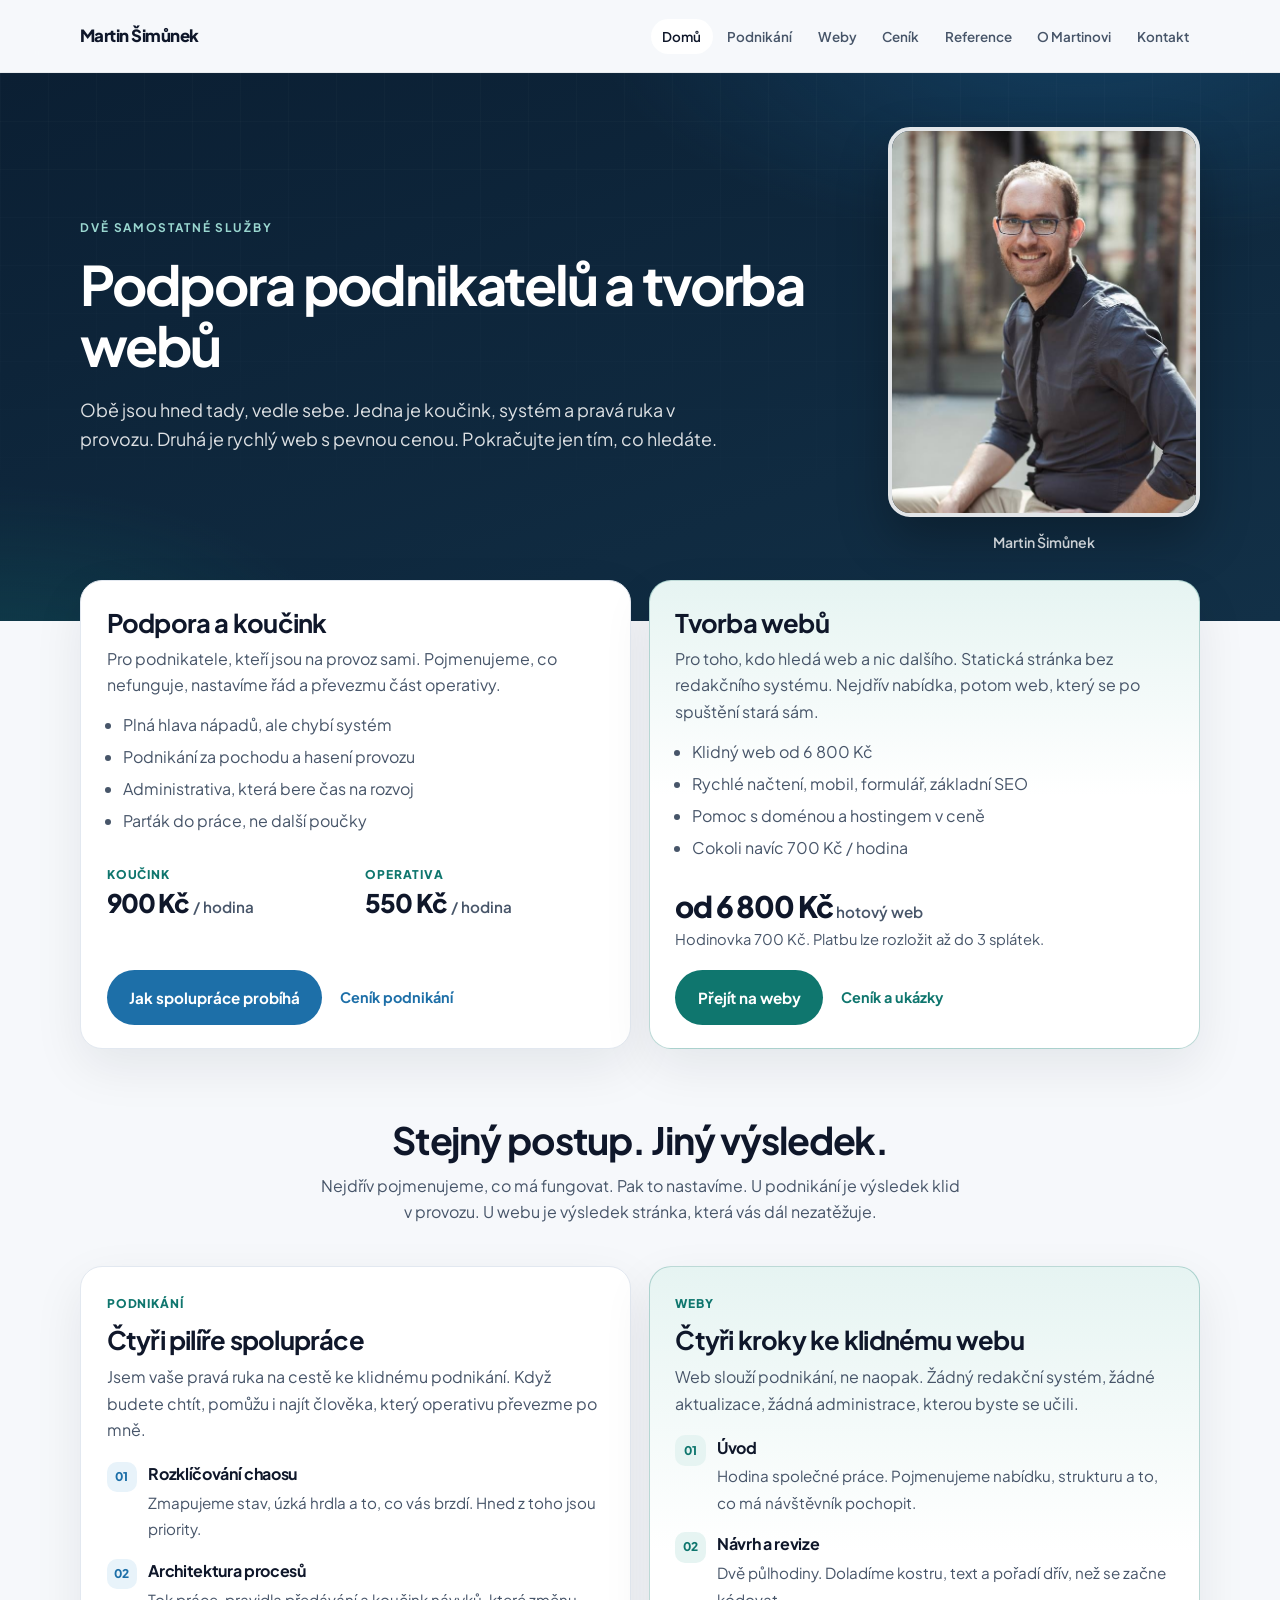
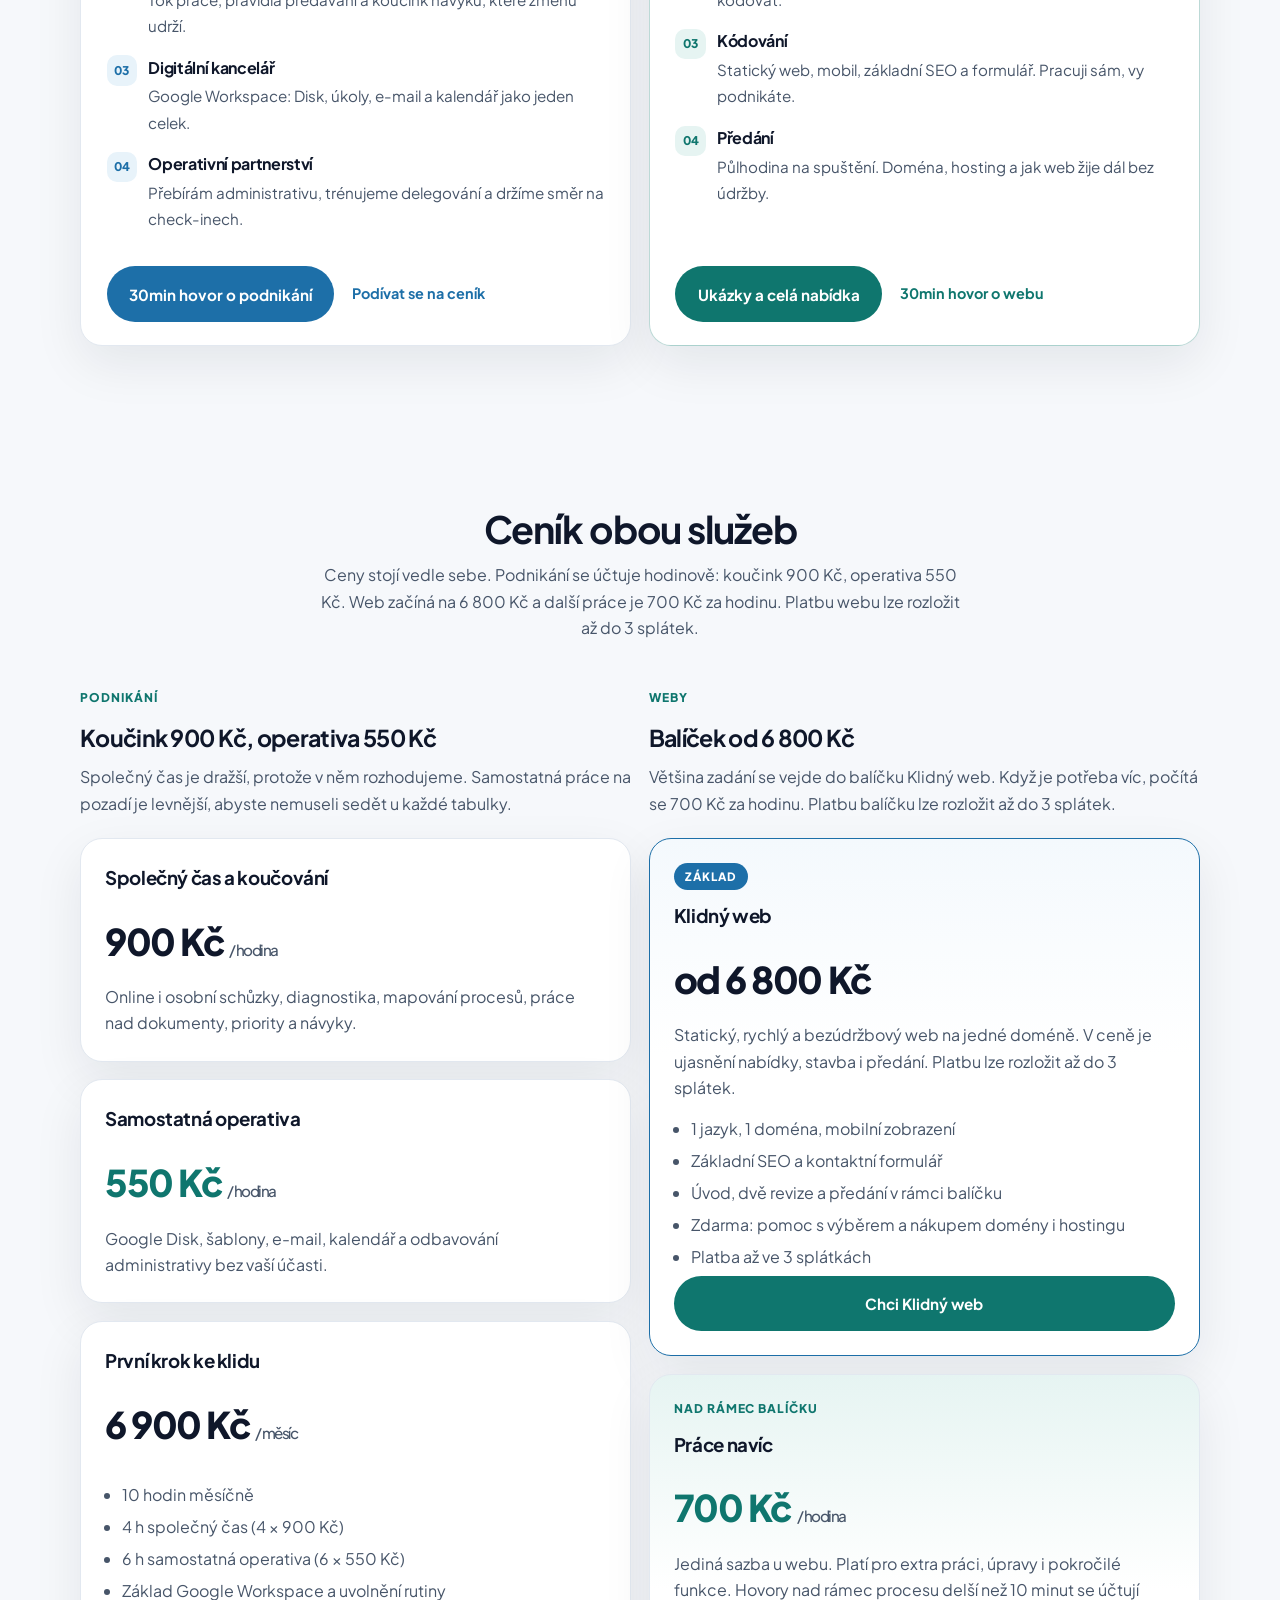
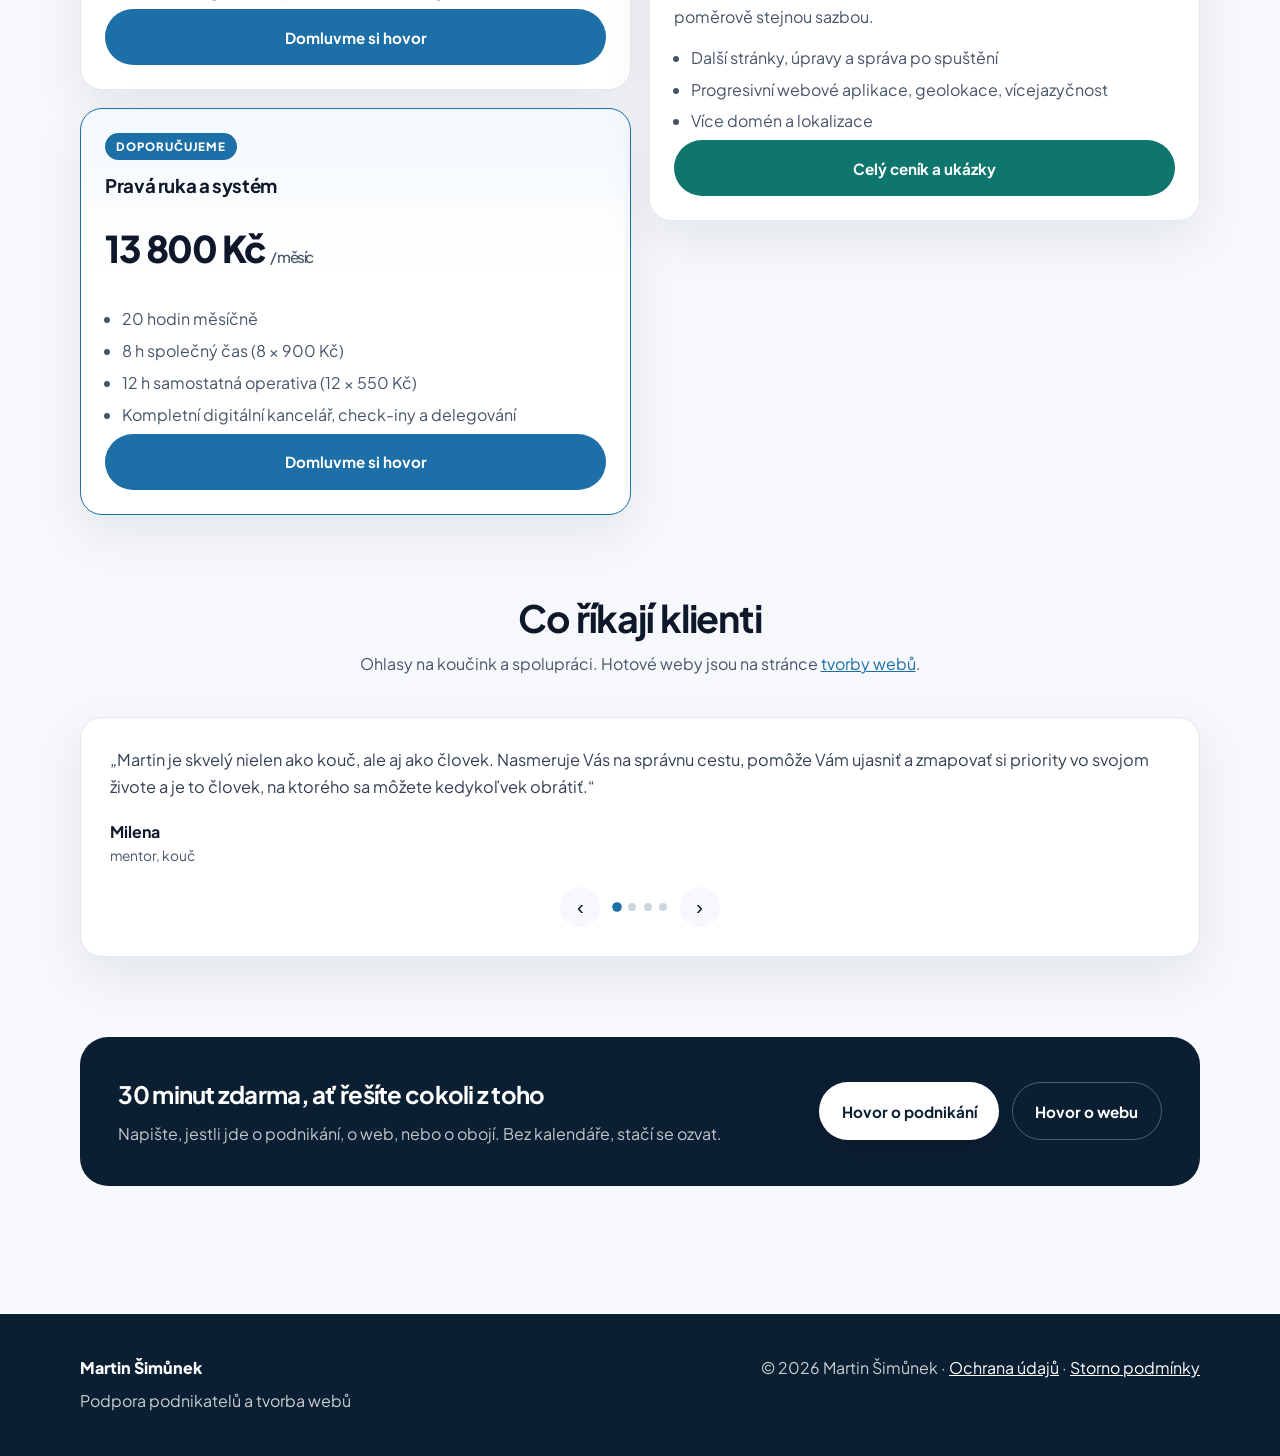
<file: index.html>
<!DOCTYPE html>
<html lang="cs">
<head>
    <meta charset="UTF-8">
    <meta name="viewport" content="width=device-width, initial-scale=1.0">
    <title>Martin Šimůnek | Podpora podnikatelů a tvorba webů</title>
    <meta name="description" content="Dvě služby hned na úvodu: koučink 900 Kč/h a operativa 550 Kč/h, nebo tvorba webu od 6 800 Kč. Platbu webu lze rozložit až do 3 splátek.">
    <meta name="keywords" content="Martin Šimůnek, kouč pro podnikatele, klidné podnikání, tvorba webu, statický web">
    <link rel="canonical" href="https://klidne-podnikani.cz/">
    <meta property="og:type" content="website">
    <meta property="og:locale" content="cs_CZ">
    <meta property="og:site_name" content="Martin Šimůnek">
    <meta property="og:url" content="https://klidne-podnikani.cz/">
    <meta property="og:title" content="Martin Šimůnek – podpora podnikatelů a tvorba webů">
    <meta property="og:description" content="Podpora, koučink a operativa pro podnikatele. A samostatně rychlé weby bez redakčního systému. Obě služby jsou hned na úvodu.">
    <meta property="og:image" content="https://klidne-podnikani.cz/images/martin_headshot.jpg">
    <script type="application/ld+json">
    {"@context":"https://schema.org","@type":"ProfessionalService","name":"Martin Šimůnek","url":"https://klidne-podnikani.cz/","email":"cesta-zmeny@email.cz","image":"https://klidne-podnikani.cz/images/martin_headshot.jpg","areaServed":"CZ","founder":{"@type":"Person","name":"Martin Šimůnek"},"makesOffer":[{"@type":"Offer","name":"Podpora a koučink pro klidné podnikání","url":"https://klidne-podnikani.cz/#podnikani"},{"@type":"Offer","name":"Tvorba klidných webů","url":"https://klidne-podnikani.cz/weby.html"}]}
    </script>
    <link rel="stylesheet" href="css/style.css">
</head>
<body>
    <header class="site-header">
        <nav class="nav wrap">
            <a href="/" class="logo">Martin Šimůnek</a>
            <input type="checkbox" id="menu-checkbox" class="menu-checkbox">
            <label for="menu-checkbox" class="menu-icon" aria-label="Menu">☰</label>
            <ul>
                <li><a href="/">Domů</a></li>
                <li><a href="/#podnikani">Podnikání</a></li>
                <li><a href="weby.html">Weby</a></li>
                <li><a href="/#cenik">Ceník</a></li>
                <li><a href="reference.html">Reference</a></li>
                <li><a href="o-mne.html">O Martinovi</a></li>
                <li><a href="kontakt.html">Kontakt</a></li>
            </ul>
        </nav>
    </header>

    <section class="hero hero-home">
        <div class="wrap hero-inner">
            <div class="hero-copy">
                <p class="eyebrow">Dvě samostatné služby</p>
                <h1>Podpora podnikatelů a tvorba webů</h1>
                <p class="lead">Obě jsou hned tady, vedle sebe. Jedna je koučink, systém a pravá ruka v provozu. Druhá je rychlý web s pevnou cenou. Pokračujte jen tím, co hledáte.</p>
                <div class="actions hero-choices">
                    <a class="btn btn-primary" href="#podnikani">Podpora a koučink</a>
                    <a class="btn btn-web" href="weby.html">Tvorba webů</a>
                </div>
            </div>
            <div class="hero-portrait-wrap">
                <div class="hero-portrait-crop">
                    <img class="hero-portrait" src="images/martin_grey_shirt.jpg" alt="Martin Šimůnek" width="624" height="936">
                </div>
                <span>Martin Šimůnek</span>
            </div>
        </div>
    </section>

    <div class="wrap">
        <div class="service-doors" id="sluzby">
            <article class="card service-door service-door-coach">
                <h2>Podpora a koučink</h2>
                <p>Pro podnikatele, kteří jsou na provoz sami. Pojmenujeme, co nefunguje, nastavíme řád a převezmu část operativy.</p>
                <ul>
                    <li>Plná hlava nápadů, ale chybí systém</li>
                    <li>Podnikání za pochodu a hasení provozu</li>
                    <li>Administrativa, která bere čas na rozvoj</li>
                    <li>Parťák do práce, ne další poučky</li>
                </ul>
                <div class="rate-pair">
                    <div>
                        <p class="rate-label">Koučink</p>
                        <p class="door-price">900 Kč <span>/ hodina</span></p>
                    </div>
                    <div>
                        <p class="rate-label">Operativa</p>
                        <p class="door-price">550 Kč <span>/ hodina</span></p>
                    </div>
                </div>
                <div class="door-actions">
                    <a class="btn btn-solid" href="#podnikani">Jak spolupráce probíhá</a>
                    <a class="door-more" href="#cenik-podnikani">Ceník podnikání</a>
                </div>
            </article>
            <article class="card service-door service-door-web">
                <h2>Tvorba webů</h2>
                <p>Pro toho, kdo hledá web a nic dalšího. Statická stránka bez redakčního systému. Nejdřív nabídka, potom web, který se po spuštění stará sám.</p>
                <ul>
                    <li>Klidný web od 6&nbsp;800&nbsp;Kč</li>
                    <li>Rychlé načtení, mobil, formulář, základní SEO</li>
                    <li>Pomoc s doménou a hostingem v ceně</li>
                    <li>Cokoli navíc 700 Kč / hodina</li>
                </ul>
                <p class="door-price">od 6&nbsp;800&nbsp;Kč <span>hotový web</span></p>
                <p class="door-rate">Hodinovka 700 Kč. Platbu lze rozložit až do 3 splátek.</p>
                <div class="door-actions">
                    <a class="btn btn-teal" href="weby.html">Přejít na weby</a>
                    <a class="door-more" href="weby.html#cenik-webu">Ceník a ukázky</a>
                </div>
            </article>
        </div>
    </div>

    <main>
        <section class="section split-section">
            <div class="wrap">
                <div class="section-head">
                    <h2>Stejný postup. Jiný výsledek.</h2>
                    <p>Nejdřív pojmenujeme, co má fungovat. Pak to nastavíme. U podnikání je výsledek klid v provozu. U webu je výsledek stránka, která vás dál nezatěžuje.</p>
                </div>
                <div class="split-services">
                    <article class="card split-panel" id="podnikani">
                        <p class="kicker">Podnikání</p>
                        <h2>Čtyři pilíře spolupráce</h2>
                        <p class="muted">Jsem vaše pravá ruka na cestě ke klidnému podnikání. Když budete chtít, pomůžu i najít člověka, který operativu převezme po mně.</p>
                        <ol class="step-list">
                            <li>
                                <strong>Rozklíčování chaosu</strong>
                                <span>Zmapujeme stav, úzká hrdla a to, co vás brzdí. Hned z toho jsou priority.</span>
                            </li>
                            <li>
                                <strong>Architektura procesů</strong>
                                <span>Tok práce, pravidla předávání a koučink návyků, které změnu udrží.</span>
                            </li>
                            <li>
                                <strong>Digitální kancelář</strong>
                                <span>Google Workspace: Disk, úkoly, e-mail a kalendář jako jeden celek.</span>
                            </li>
                            <li>
                                <strong>Operativní partnerství</strong>
                                <span>Přebírám administrativu, trénujeme delegování a držíme směr na check-inech.</span>
                            </li>
                        </ol>
                        <div class="door-actions">
                            <a class="btn btn-solid" href="kontakt.html?tema=podnikani">30min hovor o podnikání</a>
                            <a class="door-more" href="#cenik-podnikani">Podívat se na ceník</a>
                        </div>
                    </article>
                    <article class="card split-panel split-panel-web" id="tvorba-webu">
                        <p class="kicker">Weby</p>
                        <h2>Čtyři kroky ke klidnému webu</h2>
                        <p class="muted">Web slouží podnikání, ne naopak. Žádný redakční systém, žádné aktualizace, žádná administrace, kterou byste se učili.</p>
                        <ol class="step-list">
                            <li>
                                <strong>Úvod</strong>
                                <span>Hodina společné práce. Pojmenujeme nabídku, strukturu a to, co má návštěvník pochopit.</span>
                            </li>
                            <li>
                                <strong>Návrh a revize</strong>
                                <span>Dvě půlhodiny. Doladíme kostru, text a pořadí dřív, než se začne kódovat.</span>
                            </li>
                            <li>
                                <strong>Kódování</strong>
                                <span>Statický web, mobil, základní SEO a formulář. Pracuji sám, vy podnikáte.</span>
                            </li>
                            <li>
                                <strong>Předání</strong>
                                <span>Půlhodina na spuštění. Doména, hosting a jak web žije dál bez údržby.</span>
                            </li>
                        </ol>
                        <div class="door-actions">
                            <a class="btn btn-teal" href="weby.html">Ukázky a celá nabídka</a>
                            <a class="door-more" href="kontakt.html?tema=web">30min hovor o webu</a>
                        </div>
                    </article>
                </div>
            </div>
        </section>

        <section class="section" id="cenik">
            <div class="wrap">
                <div class="section-head">
                    <h2>Ceník obou služeb</h2>
                    <p>Ceny stojí vedle sebe. Podnikání se účtuje hodinově: koučink 900 Kč, operativa 550 Kč. Web začíná na 6&nbsp;800&nbsp;Kč a další práce je 700 Kč za hodinu. Platbu webu lze rozložit až do 3 splátek.</p>
                </div>
                <div class="price-split">
                    <div class="offer-lane" id="cenik-podnikani">
                        <div class="lane-head">
                            <p class="kicker">Podnikání</p>
                            <h3>Koučink 900 Kč, operativa 550 Kč</h3>
                            <p class="muted">Společný čas je dražší, protože v něm rozhodujeme. Samostatná práce na pozadí je levnější, abyste nemuseli sedět u každé tabulky.</p>
                        </div>
                        <div class="price-stack">
                            <article class="card price-card">
                                <h3>Společný čas a koučování</h3>
                                <div class="price">900 Kč <span>/ hodina</span></div>
                                <p class="muted">Online i osobní schůzky, diagnostika, mapování procesů, práce nad dokumenty, priority a návyky.</p>
                            </article>
                            <article class="card price-card">
                                <h3>Samostatná operativa</h3>
                                <div class="price price-teal">550 Kč <span>/ hodina</span></div>
                                <p class="muted">Google Disk, šablony, e-mail, kalendář a odbavování administrativy bez vaší účasti.</p>
                            </article>
                            <article class="card price-card">
                                <h3>První krok ke klidu</h3>
                                <div class="price">6 900 Kč <span>/ měsíc</span></div>
                                <ul>
                                    <li>10 hodin měsíčně</li>
                                    <li>4 h společný čas (4 × 900 Kč)</li>
                                    <li>6 h samostatná operativa (6 × 550 Kč)</li>
                                    <li>Základ Google Workspace a uvolnění rutiny</li>
                                </ul>
                                <a class="btn btn-solid btn-full" href="kontakt.html?tema=podnikani">Domluvme si hovor</a>
                            </article>
                            <article class="card price-card featured">
                                <span class="badge">Doporučujeme</span>
                                <h3>Pravá ruka a systém</h3>
                                <div class="price">13 800 Kč <span>/ měsíc</span></div>
                                <ul>
                                    <li>20 hodin měsíčně</li>
                                    <li>8 h společný čas (8 × 900 Kč)</li>
                                    <li>12 h samostatná operativa (12 × 550 Kč)</li>
                                    <li>Kompletní digitální kancelář, check-iny a delegování</li>
                                </ul>
                                <a class="btn btn-solid btn-full" href="kontakt.html?tema=podnikani">Domluvme si hovor</a>
                            </article>
                        </div>
                    </div>
                    <div class="offer-lane" id="cenik-webu-nahled">
                        <div class="lane-head">
                            <p class="kicker">Weby</p>
                            <h3>Balíček od 6 800 Kč</h3>
                            <p class="muted">Většina zadání se vejde do balíčku Klidný web. Když je potřeba víc, počítá se 700 Kč za hodinu. Platbu balíčku lze rozložit až do 3 splátek.</p>
                        </div>
                        <div class="price-stack">
                            <article class="card price-card featured">
                                <span class="badge">Základ</span>
                                <h3>Klidný web</h3>
                                <div class="price">od 6 800 Kč</div>
                                <p class="muted">Statický, rychlý a bezúdržbový web na jedné doméně. V ceně je ujasnění nabídky, stavba i předání. Platbu lze rozložit až do 3 splátek.</p>
                                <ul>
                                    <li>1 jazyk, 1 doména, mobilní zobrazení</li>
                                    <li>Základní SEO a kontaktní formulář</li>
                                    <li>Úvod, dvě revize a předání v rámci balíčku</li>
                                    <li>Zdarma: pomoc s výběrem a nákupem domény i hostingu</li>
                                    <li>Platba až ve 3 splátkách</li>
                                </ul>
                                <a class="btn btn-teal btn-full" href="kontakt.html?tema=web">Chci Klidný web</a>
                            </article>
                            <article class="card price-card extra-card">
                                <p class="kicker">Nad rámec balíčku</p>
                                <h3>Práce navíc</h3>
                                <div class="price price-teal">700 Kč <span>/ hodina</span></div>
                                <p class="muted">Jediná sazba u webu. Platí pro extra práci, úpravy i pokročilé funkce. Hovory nad rámec procesu delší než 10 minut se účtují poměrově stejnou sazbou.</p>
                                <ul>
                                    <li>Další stránky, úpravy a správa po spuštění</li>
                                    <li>Progresivní webové aplikace, geolokace, vícejazyčnost</li>
                                    <li>Více domén a lokalizace</li>
                                </ul>
                                <a class="btn btn-teal btn-full" href="weby.html#cenik-webu">Celý ceník a ukázky</a>
                            </article>
                        </div>
                    </div>
                </div>
            </div>
        </section>

        <section class="section" style="padding-top: 0;">
            <div class="wrap">
                <div class="section-head">
                    <h2>Co říkají klienti</h2>
                    <p>Ohlasy na koučink a spolupráci. Hotové weby jsou na stránce <a href="weby.html#portfolio">tvorby webů</a>.</p>
                </div>
                <div class="card quote-card slideshow" id="quotes">
                    <div class="slide active">
                        <blockquote>„Martin je skvelý nielen ako kouč, ale aj ako človek. Nasmeruje Vás na správnu cestu, pomôže Vám ujasniť a zmapovať si priority vo svojom živote a je to človek, na ktorého sa môžete kedykoľvek obrátiť.“</blockquote>
                        <cite>Milena</cite>
                        <p class="role">mentor, kouč</p>
                    </div>
                    <div class="slide">
                        <blockquote>„Od počátku spolupráce s Martinem jsem dosáhl významné výsledky v oblastech, které potřebuji ve svém životě vyřešit. Oceňuji upřímný zájem a cítím se povzbuzen jít za svými cíli.“</blockquote>
                        <cite>Martin</cite>
                        <p class="role">softwarový inženýr</p>
                    </div>
                    <div class="slide">
                        <blockquote>„Do koučinku s Martinem jsem ze začátku šla jako do experimentu. Byly tam momenty, kdy jsem v sobě nechtěla šťourat, ale je to potřeba pro posunutí se dál.“</blockquote>
                        <cite>Tereza</cite>
                        <p class="role">grafička</p>
                    </div>
                    <div class="slide">
                        <blockquote>„Jsem sebevědomější, drzejší. Vřele doporučuji. Kamarádi vás dál neposunou, ale Martin ano.“</blockquote>
                        <cite>Kristýna</cite>
                        <p class="role">studentka, lektorka 1. pomoci</p>
                    </div>
                    <div class="slideshow-controls">
                        <button class="slide-arrow prev" type="button" aria-label="Předchozí">‹</button>
                        <div class="slide-dots"></div>
                        <button class="slide-arrow next" type="button" aria-label="Další">›</button>
                    </div>
                </div>
            </div>
        </section>

        <section class="section" style="padding-top: 0;">
            <div class="wrap">
                <div class="cta-band">
                    <div>
                        <h2>30 minut zdarma, ať řešíte cokoli z toho</h2>
                        <p>Napište, jestli jde o podnikání, o web, nebo o obojí. Bez kalendáře, stačí se ozvat.</p>
                    </div>
                    <div class="actions">
                        <a class="btn btn-primary" href="kontakt.html?tema=podnikani">Hovor o podnikání</a>
                        <a class="btn btn-ghost" href="kontakt.html?tema=web">Hovor o webu</a>
                    </div>
                </div>
            </div>
        </section>
    </main>

    <footer class="site-footer">
        <div class="wrap footer-inner">
            <div>
                <a class="footer-brand" href="/">Martin Šimůnek</a>
                <p>Podpora podnikatelů a tvorba webů</p>
            </div>
            <p>© 2026 Martin Šimůnek · <a href="ochrana-udaju.html">Ochrana údajů</a> · <a href="storno.html">Storno podmínky</a></p>
        </div>
    </footer>
    <script src="js/site.js"></script>
</body>
</html>
</file>
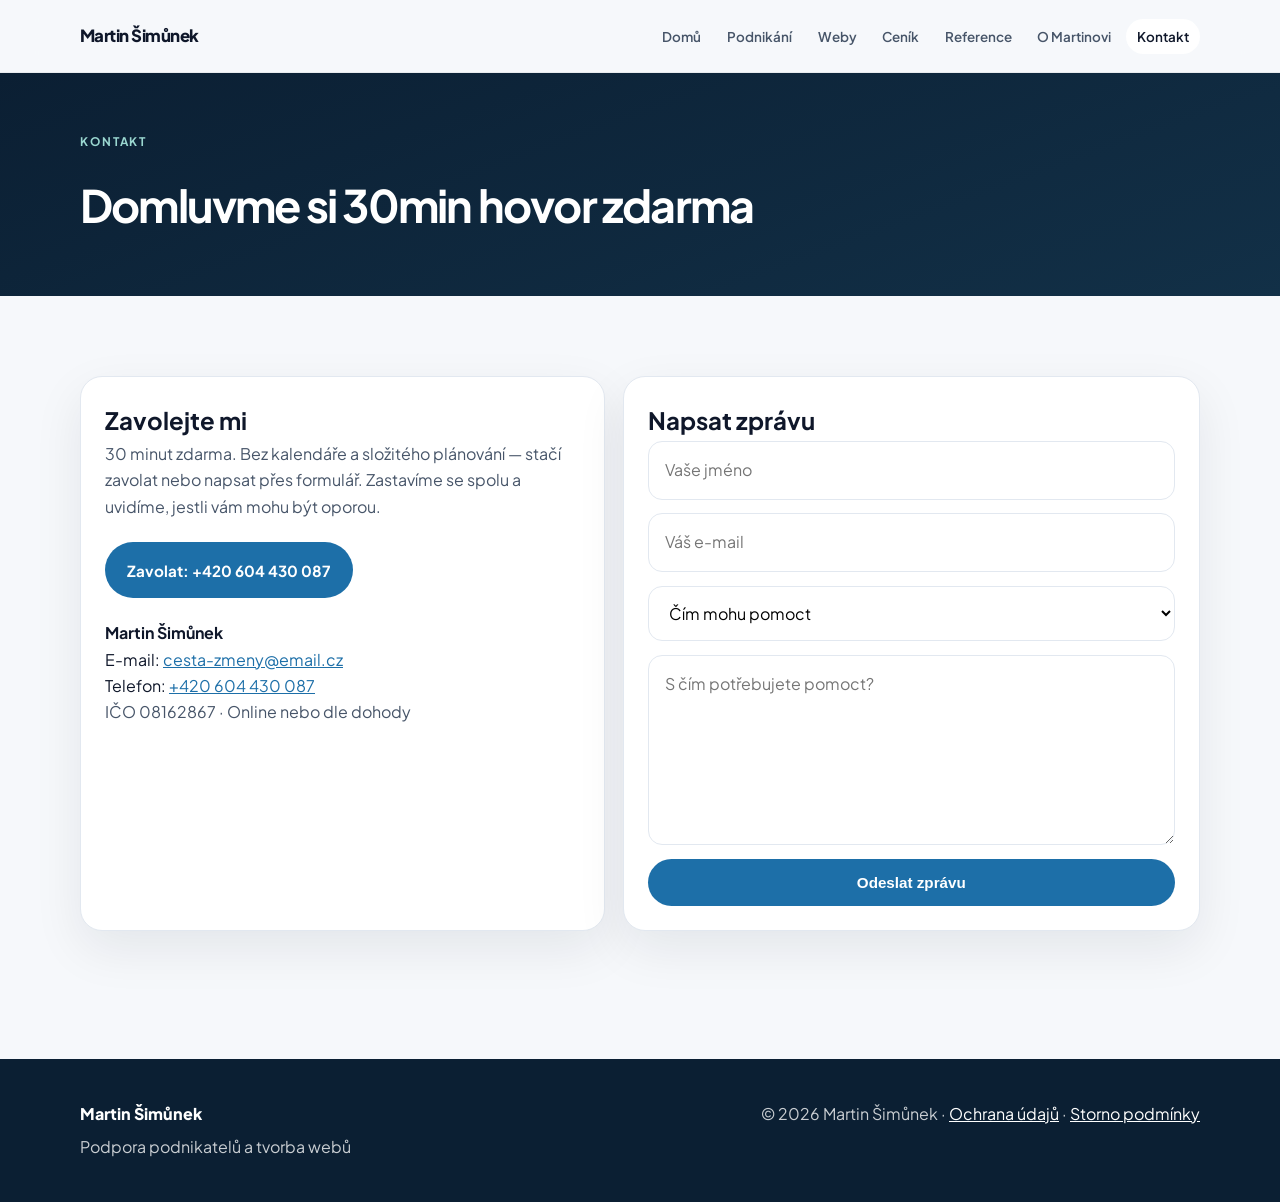
<file: kontakt.html>
<!DOCTYPE html>
<html lang="cs">
<head>
    <meta charset="UTF-8">
    <meta name="viewport" content="width=device-width, initial-scale=1.0">
    <title>Kontakt | Martin Šimůnek</title>
    <meta name="description" content="Domluvme si 30min hovor zdarma. Zavolejte Martinovi Šimůnkovi nebo napište přes formulář.">
    <link rel="canonical" href="https://klidne-podnikani.cz/kontakt.html">
    <meta property="og:type" content="website">
    <meta property="og:locale" content="cs_CZ">
    <meta property="og:site_name" content="Martin Šimůnek">
    <meta property="og:url" content="https://klidne-podnikani.cz/kontakt.html">
    <meta property="og:title" content="Kontakt | Martin Šimůnek">
    <meta property="og:description" content="Domluvme si 30min hovor zdarma. Zavolejte Martinovi Šimůnkovi nebo napište přes formulář.">
    <meta property="og:image" content="https://klidne-podnikani.cz/images/martin_headshot.jpg">
    <link rel="stylesheet" href="css/style.css">
</head>
<body>
    <header class="site-header">
        <nav class="nav wrap">
            <a href="/" class="logo">Martin Šimůnek</a>
            <input type="checkbox" id="menu-checkbox" class="menu-checkbox">
            <label for="menu-checkbox" class="menu-icon" aria-label="Menu">☰</label>
            <ul>
                <li><a href="/">Domů</a></li>
                <li><a href="/#podnikani">Podnikání</a></li>
                <li><a href="weby.html">Weby</a></li>
                <li><a href="/#cenik">Ceník</a></li>
                <li><a href="reference.html">Reference</a></li>
                <li><a href="o-mne.html">O Martinovi</a></li>
                <li><a href="kontakt.html">Kontakt</a></li>
            </ul>
        </nav>
    </header>
    <section class="page-hero">
        <div class="wrap">
            <p class="eyebrow">Kontakt</p>
            <h1>Domluvme si 30min hovor zdarma</h1>
        </div>
    </section>
    <main class="section">
        <div class="wrap contact-grid">
            <div class="card">
                <h2>Zavolejte mi</h2>
                <p class="muted">30 minut zdarma. Bez kalendáře a složitého plánování — stačí zavolat nebo napsat přes formulář. Zastavíme se spolu a uvidíme, jestli vám mohu být oporou.</p>
                <p style="margin: 1.4rem 0;"><a class="btn btn-solid" href="tel:+420604430087">Zavolat: +420 604 430 087</a></p>
                <p><strong>Martin Šimůnek</strong></p>
                <p>E-mail: <a href="mailto:cesta-zmeny@email.cz">cesta-zmeny@email.cz</a></p>
                <p>Telefon: <a href="tel:+420604430087">+420 604 430 087</a></p>
                <p class="muted">IČO 08162867 · Online nebo dle dohody</p>
            </div>
            <div class="card">
                <h2>Napsat zprávu</h2>
                <form class="form" action="https://formspree.io/f/mwvvkrgd" method="POST">
                    <input type="text" name="name" placeholder="Vaše jméno" required>
                    <input type="email" name="email" placeholder="Váš e-mail" required>
                    <select name="tema" id="tema" aria-label="Téma zprávy">
                        <option value="">Čím mohu pomoct</option>
                        <option value="podnikani">Klidné podnikání a systémy</option>
                        <option value="web">Tvorba webu</option>
                        <option value="obe">Obojí</option>
                    </select>
                    <textarea name="message" placeholder="S čím potřebujete pomoct?" rows="6" required></textarea>
                    <button type="submit" class="btn btn-solid">Odeslat zprávu</button>
                </form>
            </div>
        </div>
    </main>
    <footer class="site-footer">
        <div class="wrap footer-inner">
            <div>
                <a class="footer-brand" href="/">Martin Šimůnek</a>
                <p>Podpora podnikatelů a tvorba webů</p>
            </div>
            <p>© 2026 Martin Šimůnek · <a href="ochrana-udaju.html">Ochrana údajů</a> · <a href="storno.html">Storno podmínky</a></p>
        </div>
    </footer>
    <script src="js/site.js"></script>
</body>
</html>
</file>
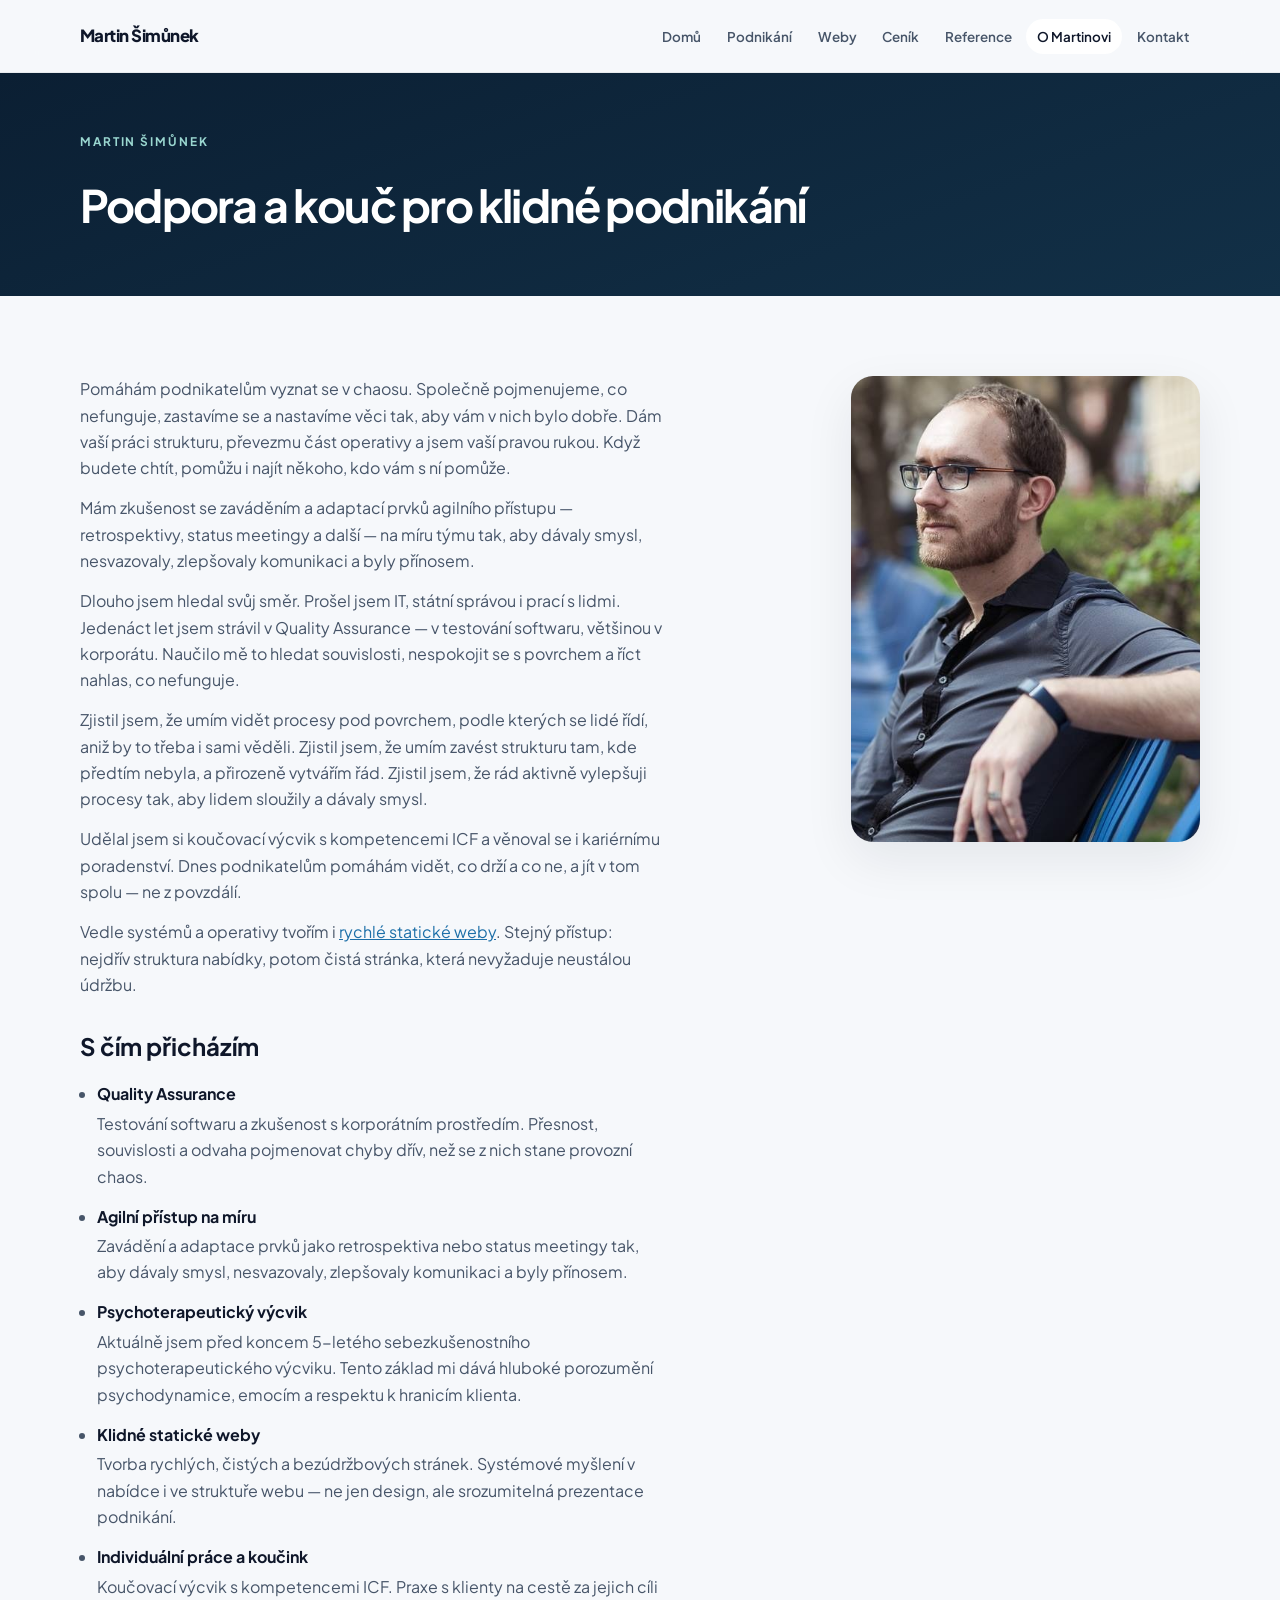
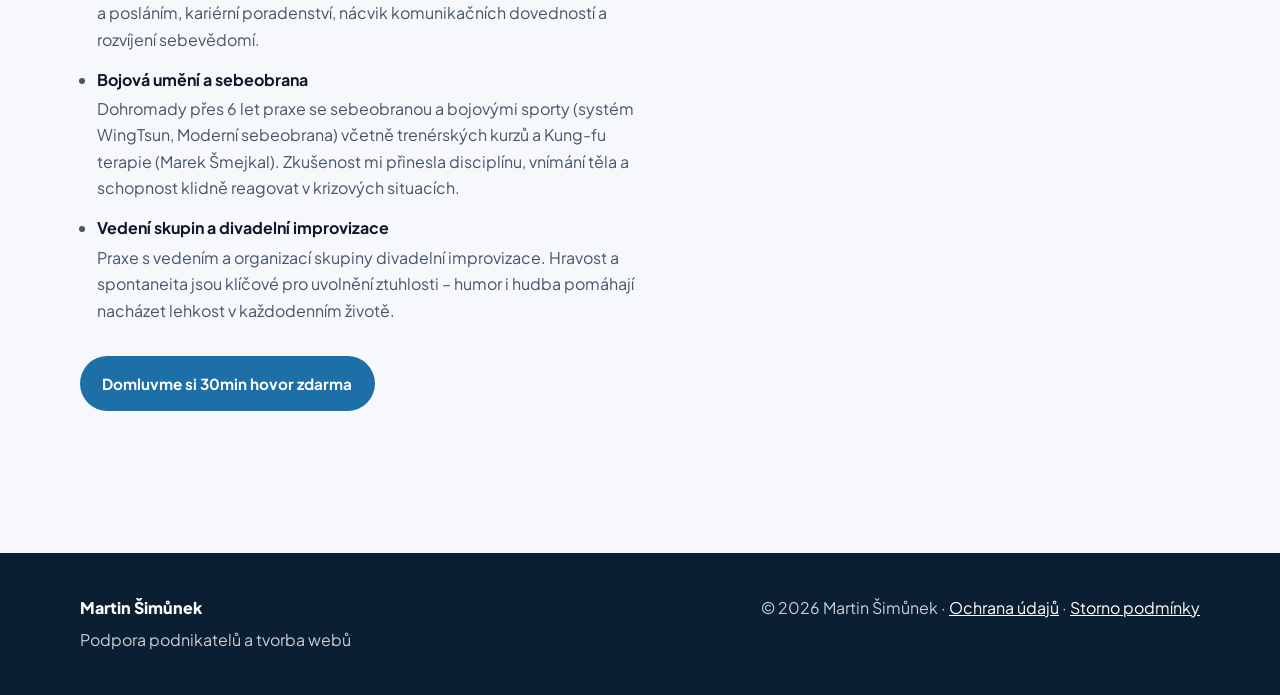
<file: o-mne.html>
<!DOCTYPE html>
<html lang="cs">
<head>
    <meta charset="UTF-8">
    <meta name="viewport" content="width=device-width, initial-scale=1.0">
    <title>O Martinovi | Martin Šimůnek</title>
    <meta name="description" content="Martin Šimůnek – podpora a kouč pro klidné podnikání. Koučovací výcvik s kompetencemi ICF a 11 let v Quality Assurance.">
    <link rel="canonical" href="https://klidne-podnikani.cz/o-mne.html">
    <meta property="og:type" content="website">
    <meta property="og:locale" content="cs_CZ">
    <meta property="og:site_name" content="Martin Šimůnek">
    <meta property="og:url" content="https://klidne-podnikani.cz/o-mne.html">
    <meta property="og:title" content="O Martinovi | Martin Šimůnek">
    <meta property="og:description" content="Martin Šimůnek – podpora a kouč pro klidné podnikání. Koučovací výcvik s kompetencemi ICF a 11 let v Quality Assurance.">
    <meta property="og:image" content="https://klidne-podnikani.cz/images/martin_headshot.jpg">
    <link rel="stylesheet" href="css/style.css">
</head>
<body>
    <header class="site-header">
        <nav class="nav wrap">
            <a href="/" class="logo">Martin Šimůnek</a>
            <input type="checkbox" id="menu-checkbox" class="menu-checkbox">
            <label for="menu-checkbox" class="menu-icon" aria-label="Menu">☰</label>
            <ul>
                <li><a href="/">Domů</a></li>
                <li><a href="/#podnikani">Podnikání</a></li>
                <li><a href="weby.html">Weby</a></li>
                <li><a href="/#cenik">Ceník</a></li>
                <li><a href="reference.html">Reference</a></li>
                <li><a href="o-mne.html">O Martinovi</a></li>
                <li><a href="kontakt.html">Kontakt</a></li>
            </ul>
        </nav>
    </header>
    <section class="page-hero">
        <div class="wrap">
            <p class="eyebrow">Martin Šimůnek</p>
            <h1>Podpora a kouč pro klidné podnikání</h1>
        </div>
    </section>
    <main class="section">
        <div class="wrap about-layout">
            <div class="about-copy">
                <p>Pomáhám podnikatelům vyznat se v chaosu. Společně pojmenujeme, co nefunguje, zastavíme se a nastavíme věci tak, aby vám v nich bylo dobře. Dám vaší práci strukturu, převezmu část operativy a jsem vaší pravou rukou. Když budete chtít, pomůžu i najít někoho, kdo vám s ní pomůže.</p>
                <p>Mám zkušenost se zaváděním a adaptací prvků agilního přístupu — retrospektivy, status meetingy a další — na míru týmu tak, aby dávaly smysl, nesvazovaly, zlepšovaly komunikaci a byly přínosem.</p>
                <p>Dlouho jsem hledal svůj směr. Prošel jsem IT, státní správou i prací s lidmi. Jedenáct let jsem strávil v Quality Assurance — v testování softwaru, většinou v korporátu. Naučilo mě to hledat souvislosti, nespokojit se s povrchem a říct nahlas, co nefunguje.</p>
                <p>Zjistil jsem, že umím vidět procesy pod povrchem, podle kterých se lidé řídí, aniž by to třeba i sami věděli. Zjistil jsem, že umím zavést strukturu tam, kde předtím nebyla, a přirozeně vytvářím řád. Zjistil jsem, že rád aktivně vylepšuji procesy tak, aby lidem sloužily a dávaly smysl.</p>
                <p>Udělal jsem si koučovací výcvik s kompetencemi ICF a věnoval se i kariérnímu poradenství. Dnes podnikatelům pomáhám vidět, co drží a co ne, a jít v tom spolu — ne z povzdálí.</p>
                <p>Vedle systémů a operativy tvořím i <a href="weby.html">rychlé statické weby</a>. Stejný přístup: nejdřív struktura nabídky, potom čistá stránka, která nevyžaduje neustálou údržbu.</p>
                <h2>S čím přicházím</h2>
                <ul class="bio-list">
                    <li>
                        <strong>Quality Assurance</strong>
                        Testování softwaru a zkušenost s korporátním prostředím. Přesnost, souvislosti a odvaha pojmenovat chyby dřív, než se z nich stane provozní chaos.
                    </li>
                    <li>
                        <strong>Agilní přístup na míru</strong>
                        Zavádění a adaptace prvků jako retrospektiva nebo status meetingy tak, aby dávaly smysl, nesvazovaly, zlepšovaly komunikaci a byly přínosem.
                    </li>
                    <li>
                        <strong>Psychoterapeutický výcvik</strong>
                        Aktuálně jsem před koncem 5-letého sebezkušenostního psychoterapeutického výcviku. Tento základ mi dává hluboké porozumění psychodynamice, emocím a respektu k hranicím klienta.
                    </li>
                    <li>
                        <strong>Klidné statické weby</strong>
                        Tvorba rychlých, čistých a bezúdržbových stránek. Systémové myšlení v nabídce i ve struktuře webu — ne jen design, ale srozumitelná prezentace podnikání.
                    </li>
                    <li>
                        <strong>Individuální práce a koučink</strong>
                        Koučovací výcvik s kompetencemi ICF. Praxe s klienty na cestě za jejich cíli a posláním, kariérní poradenství, nácvik komunikačních dovedností a rozvíjení sebevědomí.
                    </li>
                    <li>
                        <strong>Bojová umění a sebeobrana</strong>
                        Dohromady přes 6 let praxe se sebeobranou a bojovými sporty (systém WingTsun, Moderní sebeobrana) včetně trenérských kurzů a Kung-fu terapie (Marek Šmejkal). Zkušenost mi přinesla disciplínu, vnímání těla a schopnost klidně reagovat v krizových situacích.
                    </li>
                    <li>
                        <strong>Vedení skupin a divadelní improvizace</strong>
                        Praxe s vedením a organizací skupiny divadelní improvizace. Hravost a spontaneita jsou klíčové pro uvolnění ztuhlosti – humor i hudba pomáhají nacházet lehkost v každodenním životě.
                    </li>
                </ul>
                <p style="margin-top: 2rem;"><a class="btn btn-solid" href="kontakt.html">Domluvme si 30min hovor zdarma</a></p>
            </div>
            <div class="about-photos">
                <img class="photo-bench" src="images/martin_bench_new.jpg" alt="Martin Šimůnek" width="936" height="624">
            </div>
        </div>
    </main>
    <footer class="site-footer">
        <div class="wrap footer-inner">
            <div>
                <a class="footer-brand" href="/">Martin Šimůnek</a>
                <p>Podpora podnikatelů a tvorba webů</p>
            </div>
            <p>© 2026 Martin Šimůnek · <a href="ochrana-udaju.html">Ochrana údajů</a> · <a href="storno.html">Storno podmínky</a></p>
        </div>
    </footer>
    <script src="js/site.js"></script>
</body>
</html>
</file>
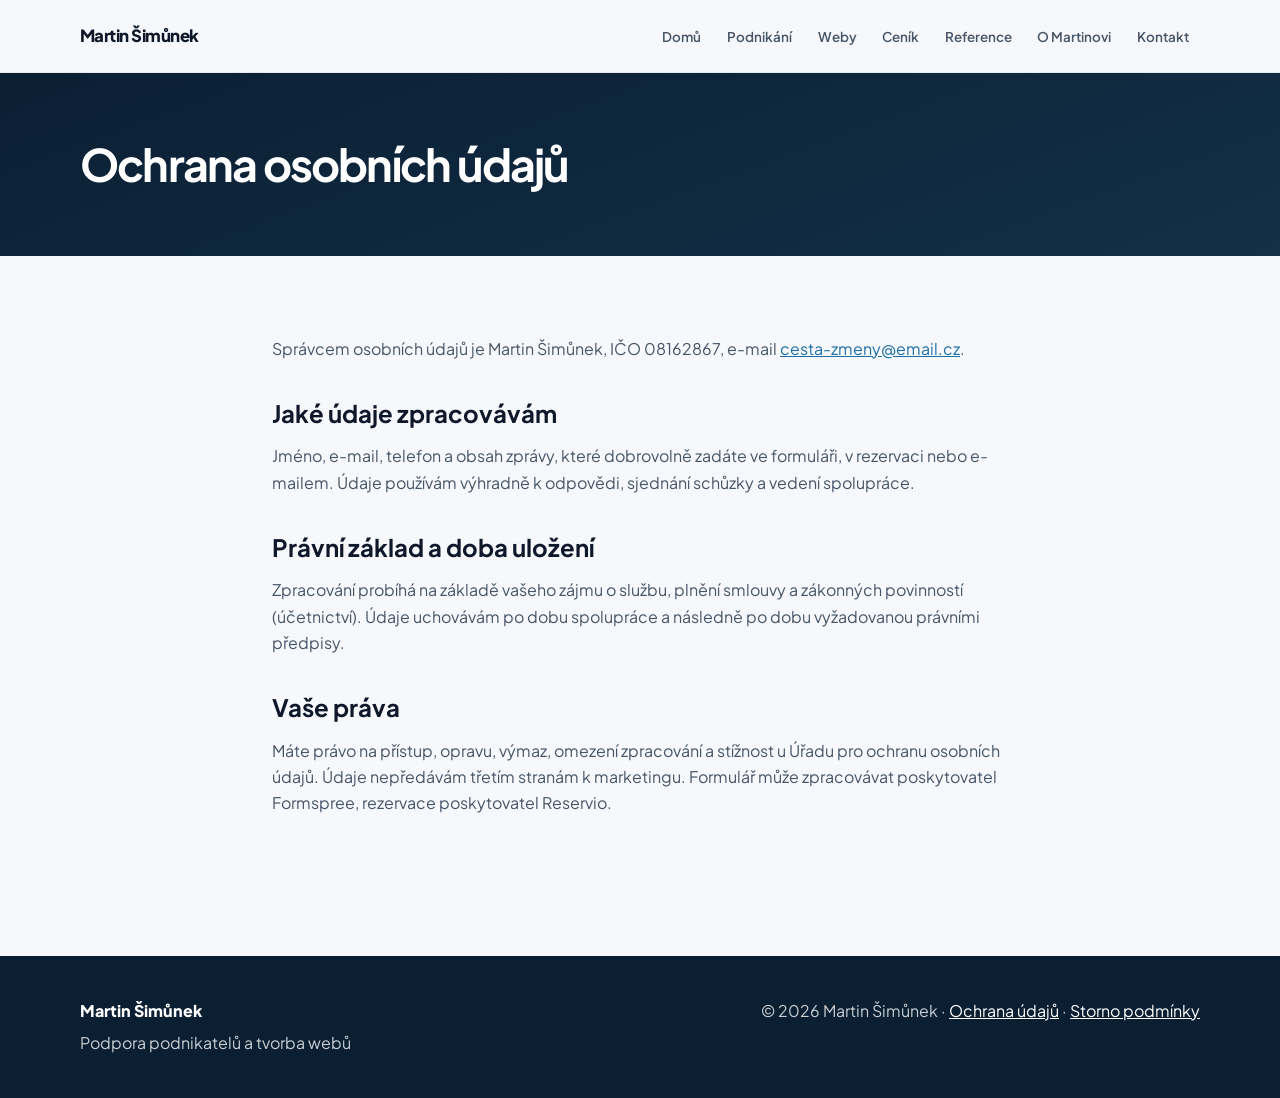
<file: ochrana-udaju.html>
<!DOCTYPE html>
<html lang="cs">
<head>
    <meta charset="UTF-8">
    <meta name="viewport" content="width=device-width, initial-scale=1.0">
    <title>Ochrana údajů | Martin Šimůnek</title>
    <meta name="description" content="Zásady ochrany osobních údajů webu klidne-podnikani.cz. Správcem je Martin Šimůnek.">
    <link rel="canonical" href="https://klidne-podnikani.cz/ochrana-udaju.html">
    <meta property="og:type" content="website">
    <meta property="og:locale" content="cs_CZ">
    <meta property="og:site_name" content="Martin Šimůnek">
    <meta property="og:url" content="https://klidne-podnikani.cz/ochrana-udaju.html">
    <meta property="og:title" content="Ochrana údajů | Martin Šimůnek">
    <meta property="og:description" content="Zásady ochrany osobních údajů webu klidne-podnikani.cz. Správcem je Martin Šimůnek.">
    <meta property="og:image" content="https://klidne-podnikani.cz/images/martin_headshot.jpg">
    <link rel="stylesheet" href="css/style.css">
</head>
<body>
    <header class="site-header">
        <nav class="nav wrap">
            <a href="/" class="logo">Martin Šimůnek</a>
            <input type="checkbox" id="menu-checkbox" class="menu-checkbox">
            <label for="menu-checkbox" class="menu-icon" aria-label="Menu">☰</label>
            <ul>
                <li><a href="/">Domů</a></li>
                <li><a href="/#podnikani">Podnikání</a></li>
                <li><a href="weby.html">Weby</a></li>
                <li><a href="/#cenik">Ceník</a></li>
                <li><a href="reference.html">Reference</a></li>
                <li><a href="o-mne.html">O Martinovi</a></li>
                <li><a href="kontakt.html">Kontakt</a></li>
            </ul>
        </nav>
    </header>
    <section class="page-hero">
        <div class="wrap">
            <h1>Ochrana osobních údajů</h1>
        </div>
    </section>
    <main class="section">
        <div class="wrap legal">
            <p>Správcem osobních údajů je Martin Šimůnek, IČO 08162867, e-mail <a href="mailto:cesta-zmeny@email.cz">cesta-zmeny@email.cz</a>.</p>
            <h2>Jaké údaje zpracovávám</h2>
            <p>Jméno, e-mail, telefon a obsah zprávy, které dobrovolně zadáte ve formuláři, v rezervaci nebo e-mailem. Údaje používám výhradně k odpovědi, sjednání schůzky a vedení spolupráce.</p>
            <h2>Právní základ a doba uložení</h2>
            <p>Zpracování probíhá na základě vašeho zájmu o službu, plnění smlouvy a zákonných povinností (účetnictví). Údaje uchovávám po dobu spolupráce a následně po dobu vyžadovanou právními předpisy.</p>
            <h2>Vaše práva</h2>
            <p>Máte právo na přístup, opravu, výmaz, omezení zpracování a stížnost u Úřadu pro ochranu osobních údajů. Údaje nepředávám třetím stranám k marketingu. Formulář může zpracovávat poskytovatel Formspree, rezervace poskytovatel Reservio.</p>
        </div>
    </main>
    <footer class="site-footer">
        <div class="wrap footer-inner">
            <div>
                <a class="footer-brand" href="/">Martin Šimůnek</a>
                <p>Podpora podnikatelů a tvorba webů</p>
            </div>
            <p>© 2026 Martin Šimůnek · <a href="ochrana-udaju.html">Ochrana údajů</a> · <a href="storno.html">Storno podmínky</a></p>
        </div>
    </footer>
    <script src="js/site.js"></script>
</body>
</html>
</file>
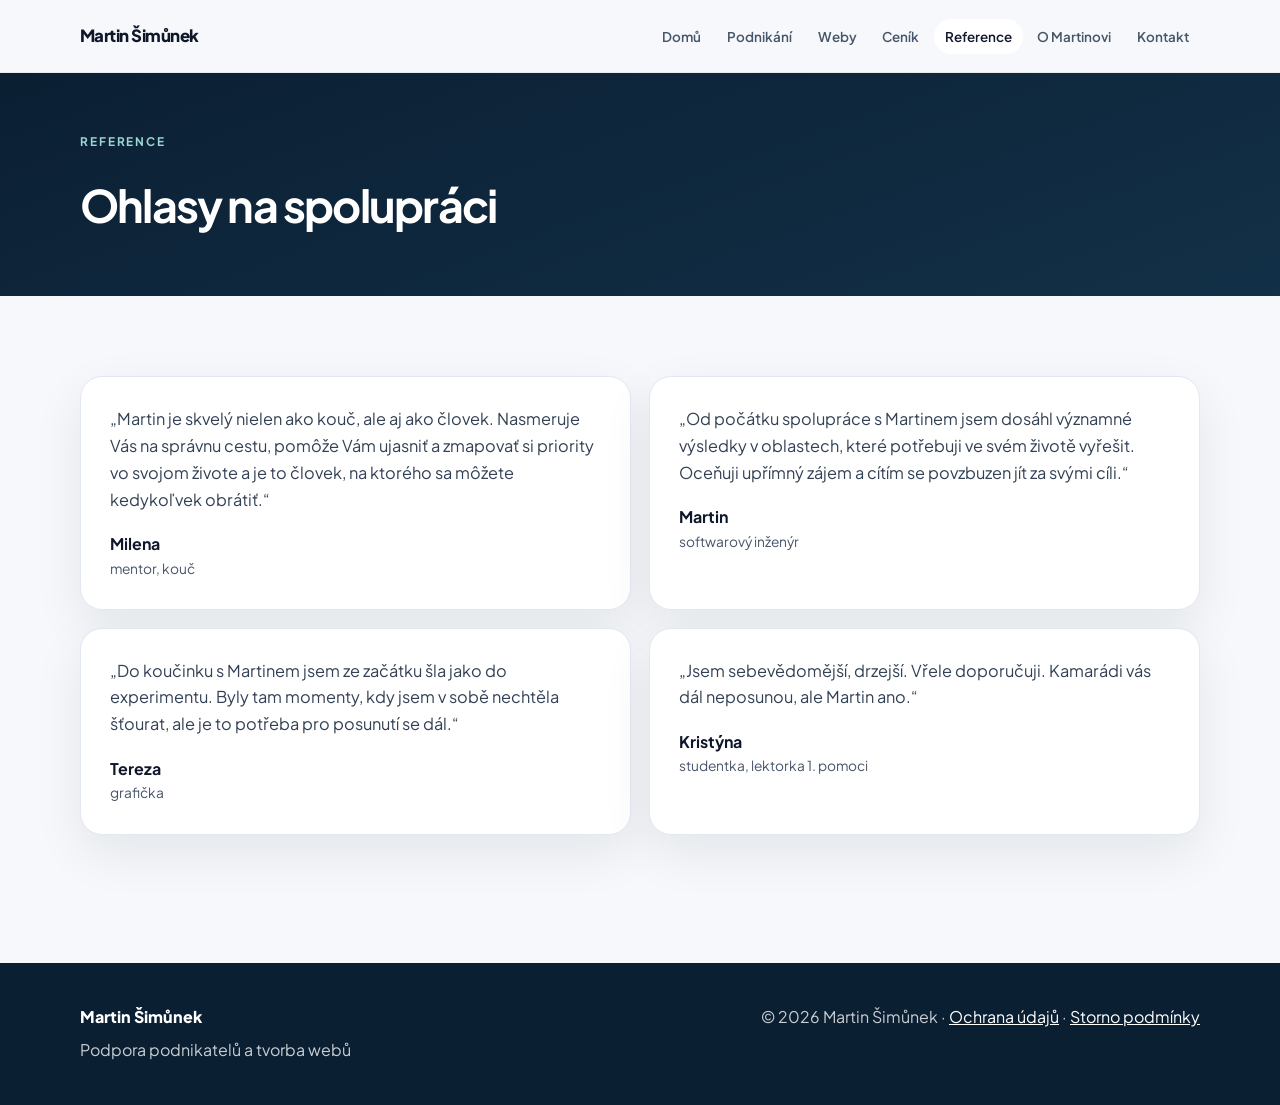
<file: reference.html>
<!DOCTYPE html>
<html lang="cs">
<head>
    <meta charset="UTF-8">
    <meta name="viewport" content="width=device-width, initial-scale=1.0">
    <title>Reference | Martin Šimůnek</title>
    <meta name="description" content="Ohlasy klientů na koučink a spolupráci s Martinem Šimůnkem.">
    <link rel="canonical" href="https://klidne-podnikani.cz/reference.html">
    <meta property="og:type" content="website">
    <meta property="og:locale" content="cs_CZ">
    <meta property="og:site_name" content="Martin Šimůnek">
    <meta property="og:url" content="https://klidne-podnikani.cz/reference.html">
    <meta property="og:title" content="Reference | Martin Šimůnek">
    <meta property="og:description" content="Ohlasy klientů na koučink a spolupráci s Martinem Šimůnkem.">
    <meta property="og:image" content="https://klidne-podnikani.cz/images/martin_headshot.jpg">
    <link rel="stylesheet" href="css/style.css">
</head>
<body>
    <header class="site-header">
        <nav class="nav wrap">
            <a href="/" class="logo">Martin Šimůnek</a>
            <input type="checkbox" id="menu-checkbox" class="menu-checkbox">
            <label for="menu-checkbox" class="menu-icon" aria-label="Menu">☰</label>
            <ul>
                <li><a href="/">Domů</a></li>
                <li><a href="/#podnikani">Podnikání</a></li>
                <li><a href="weby.html">Weby</a></li>
                <li><a href="/#cenik">Ceník</a></li>
                <li><a href="reference.html">Reference</a></li>
                <li><a href="o-mne.html">O Martinovi</a></li>
                <li><a href="kontakt.html">Kontakt</a></li>
            </ul>
        </nav>
    </header>
    <section class="page-hero">
        <div class="wrap">
            <p class="eyebrow">Reference</p>
            <h1>Ohlasy na spolupráci</h1>
        </div>
    </section>
    <main class="section">
        <div class="wrap grid-2">
            <article class="card quote-card">
                <blockquote>„Martin je skvelý nielen ako kouč, ale aj ako človek. Nasmeruje Vás na správnu cestu, pomôže Vám ujasniť a zmapovať si priority vo svojom živote a je to človek, na ktorého sa môžete kedykoľvek obrátiť.“</blockquote>
                <cite>Milena</cite>
                <p class="role">mentor, kouč</p>
            </article>
            <article class="card quote-card">
                <blockquote>„Od počátku spolupráce s Martinem jsem dosáhl významné výsledky v oblastech, které potřebuji ve svém životě vyřešit. Oceňuji upřímný zájem a cítím se povzbuzen jít za svými cíli.“</blockquote>
                <cite>Martin</cite>
                <p class="role">softwarový inženýr</p>
            </article>
            <article class="card quote-card">
                <blockquote>„Do koučinku s Martinem jsem ze začátku šla jako do experimentu. Byly tam momenty, kdy jsem v sobě nechtěla šťourat, ale je to potřeba pro posunutí se dál.“</blockquote>
                <cite>Tereza</cite>
                <p class="role">grafička</p>
            </article>
            <article class="card quote-card">
                <blockquote>„Jsem sebevědomější, drzejší. Vřele doporučuji. Kamarádi vás dál neposunou, ale Martin ano.“</blockquote>
                <cite>Kristýna</cite>
                <p class="role">studentka, lektorka 1. pomoci</p>
            </article>
        </div>
    </main>
    <footer class="site-footer">
        <div class="wrap footer-inner">
            <div>
                <a class="footer-brand" href="/">Martin Šimůnek</a>
                <p>Podpora podnikatelů a tvorba webů</p>
            </div>
            <p>© 2026 Martin Šimůnek · <a href="ochrana-udaju.html">Ochrana údajů</a> · <a href="storno.html">Storno podmínky</a></p>
        </div>
    </footer>
    <script src="js/site.js"></script>
</body>
</html>
</file>
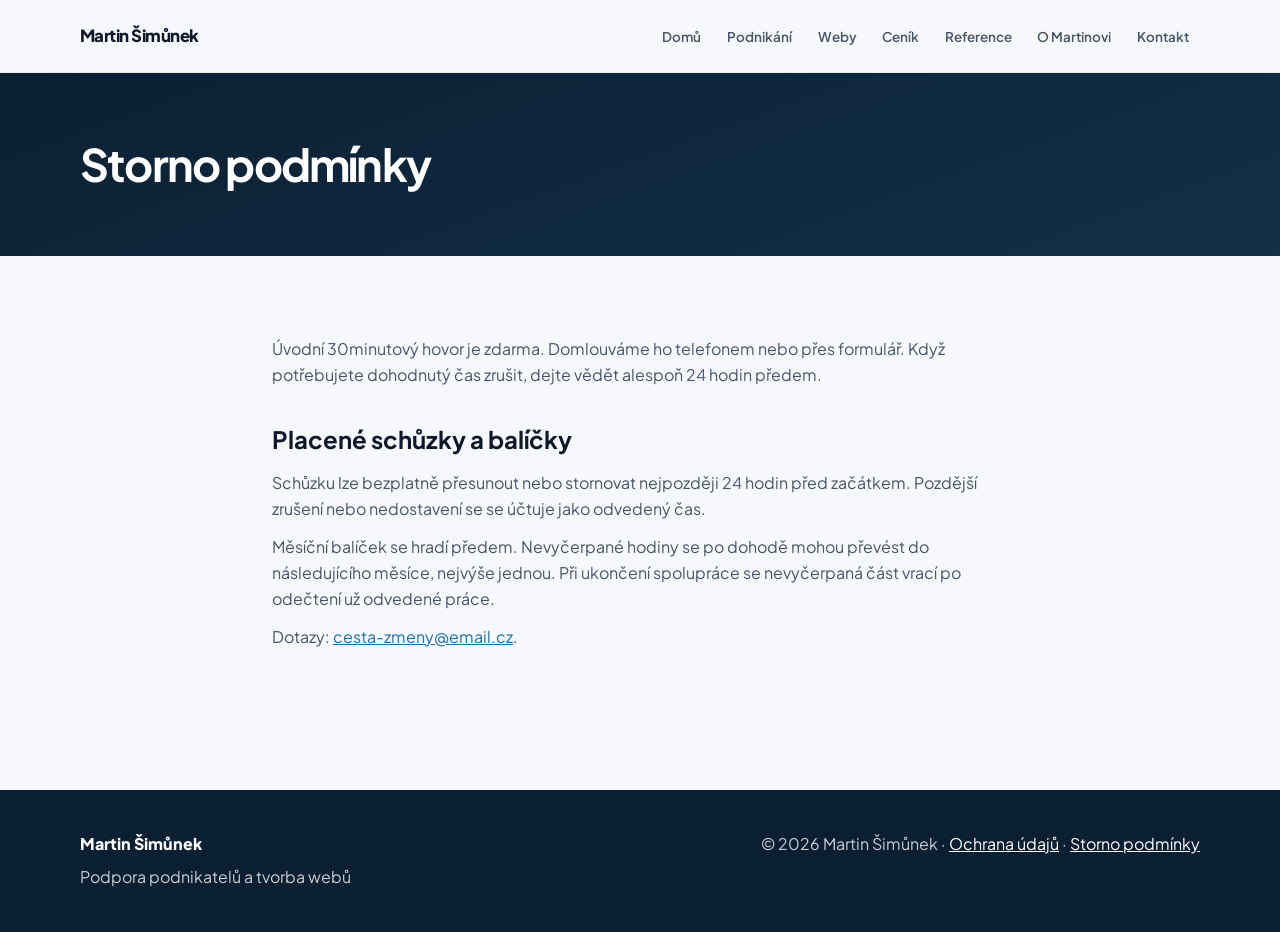
<file: storno.html>
<!DOCTYPE html>
<html lang="cs">
<head>
    <meta charset="UTF-8">
    <meta name="viewport" content="width=device-width, initial-scale=1.0">
    <title>Storno podmínky | Martin Šimůnek</title>
    <meta name="description" content="Storno podmínky spolupráce s Martinem Šimůnkem na webu klidne-podnikani.cz.">
    <link rel="canonical" href="https://klidne-podnikani.cz/storno.html">
    <meta property="og:type" content="website">
    <meta property="og:locale" content="cs_CZ">
    <meta property="og:site_name" content="Martin Šimůnek">
    <meta property="og:url" content="https://klidne-podnikani.cz/storno.html">
    <meta property="og:title" content="Storno podmínky | Martin Šimůnek">
    <meta property="og:description" content="Storno podmínky spolupráce s Martinem Šimůnkem na webu klidne-podnikani.cz.">
    <meta property="og:image" content="https://klidne-podnikani.cz/images/martin_headshot.jpg">
    <link rel="stylesheet" href="css/style.css">
</head>
<body>
    <header class="site-header">
        <nav class="nav wrap">
            <a href="/" class="logo">Martin Šimůnek</a>
            <input type="checkbox" id="menu-checkbox" class="menu-checkbox">
            <label for="menu-checkbox" class="menu-icon" aria-label="Menu">☰</label>
            <ul>
                <li><a href="/">Domů</a></li>
                <li><a href="/#podnikani">Podnikání</a></li>
                <li><a href="weby.html">Weby</a></li>
                <li><a href="/#cenik">Ceník</a></li>
                <li><a href="reference.html">Reference</a></li>
                <li><a href="o-mne.html">O Martinovi</a></li>
                <li><a href="kontakt.html">Kontakt</a></li>
            </ul>
        </nav>
    </header>
    <section class="page-hero">
        <div class="wrap">
            <h1>Storno podmínky</h1>
        </div>
    </section>
    <main class="section">
        <div class="wrap legal">
            <p>Úvodní 30minutový hovor je zdarma. Domlouváme ho telefonem nebo přes formulář. Když potřebujete dohodnutý čas zrušit, dejte vědět alespoň 24 hodin předem.</p>
            <h2>Placené schůzky a balíčky</h2>
            <p>Schůzku lze bezplatně přesunout nebo stornovat nejpozději 24 hodin před začátkem. Pozdější zrušení nebo nedostavení se se účtuje jako odvedený čas.</p>
            <p>Měsíční balíček se hradí předem. Nevyčerpané hodiny se po dohodě mohou převést do následujícího měsíce, nejvýše jednou. Při ukončení spolupráce se nevyčerpaná část vrací po odečtení už odvedené práce.</p>
            <p>Dotazy: <a href="mailto:cesta-zmeny@email.cz">cesta-zmeny@email.cz</a>.</p>
        </div>
    </main>
    <footer class="site-footer">
        <div class="wrap footer-inner">
            <div>
                <a class="footer-brand" href="/">Martin Šimůnek</a>
                <p>Podpora podnikatelů a tvorba webů</p>
            </div>
            <p>© 2026 Martin Šimůnek · <a href="ochrana-udaju.html">Ochrana údajů</a> · <a href="storno.html">Storno podmínky</a></p>
        </div>
    </footer>
    <script src="js/site.js"></script>
</body>
</html>
</file>
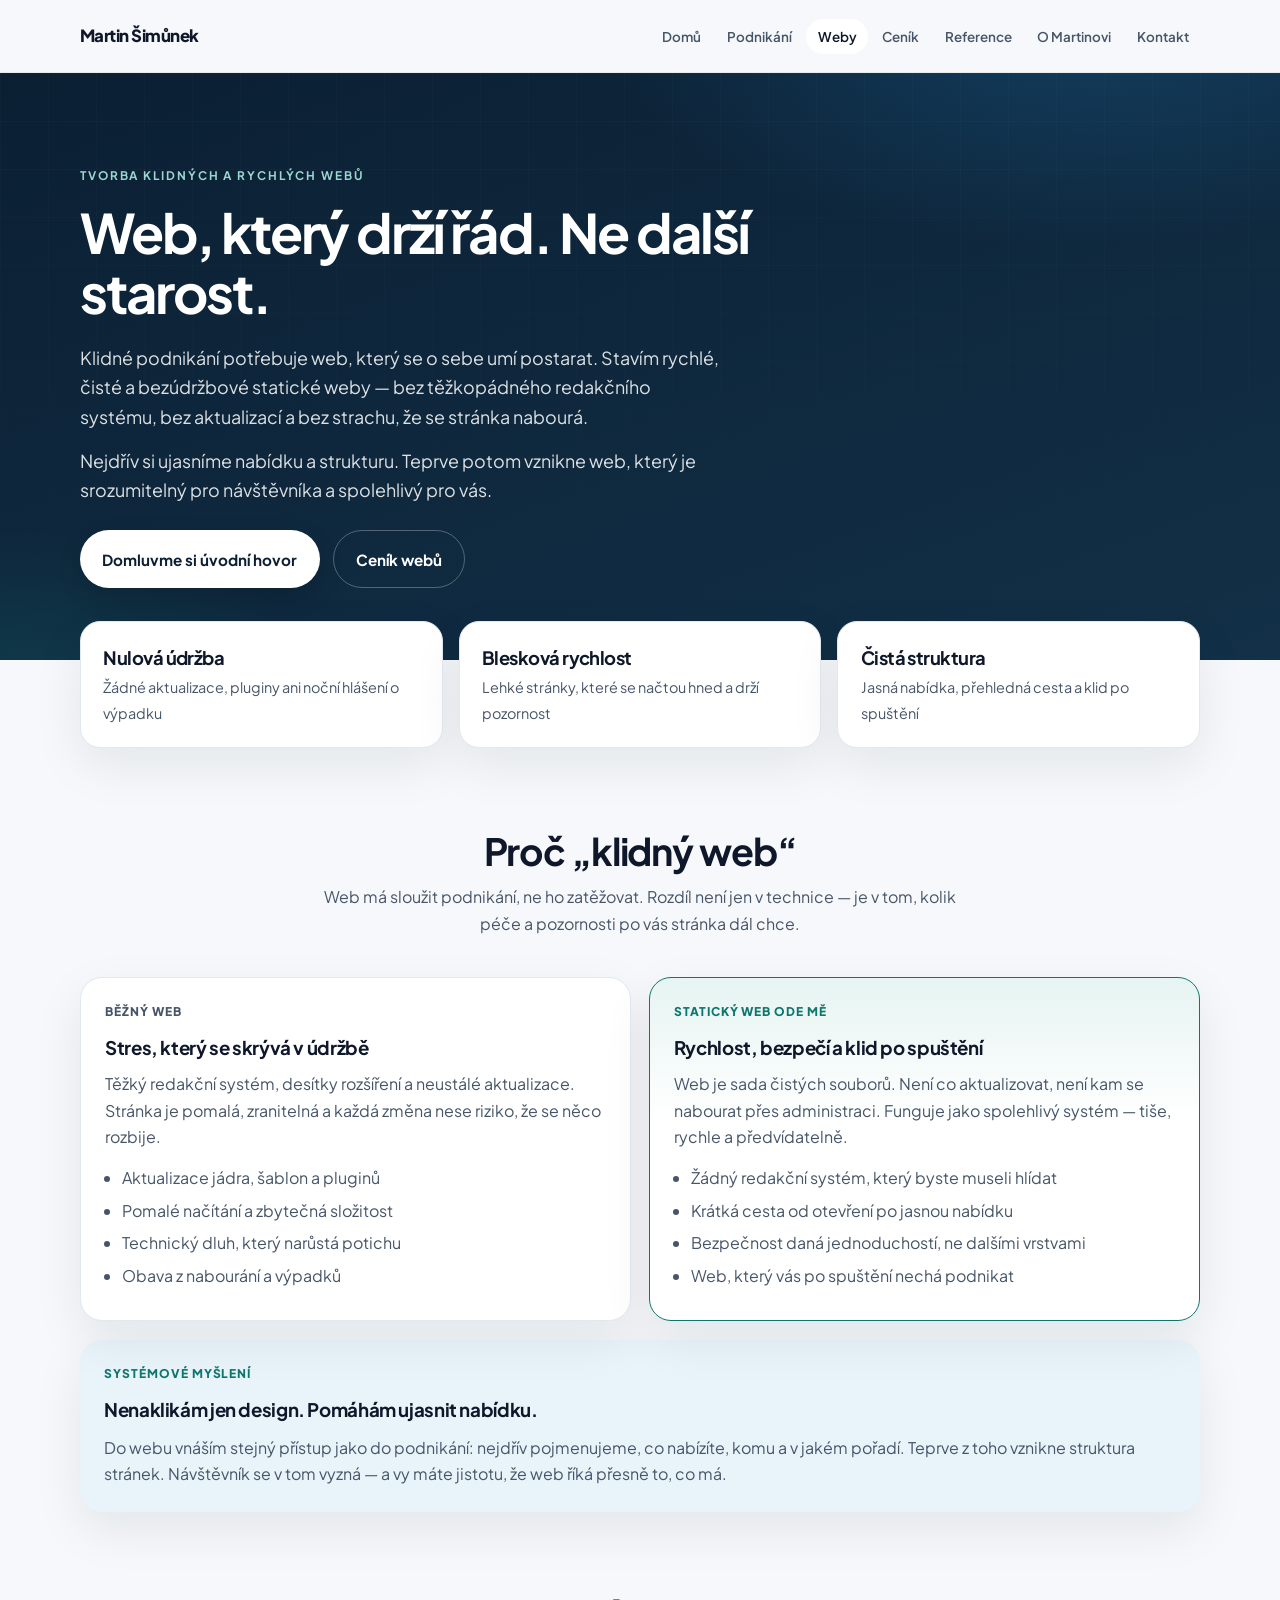
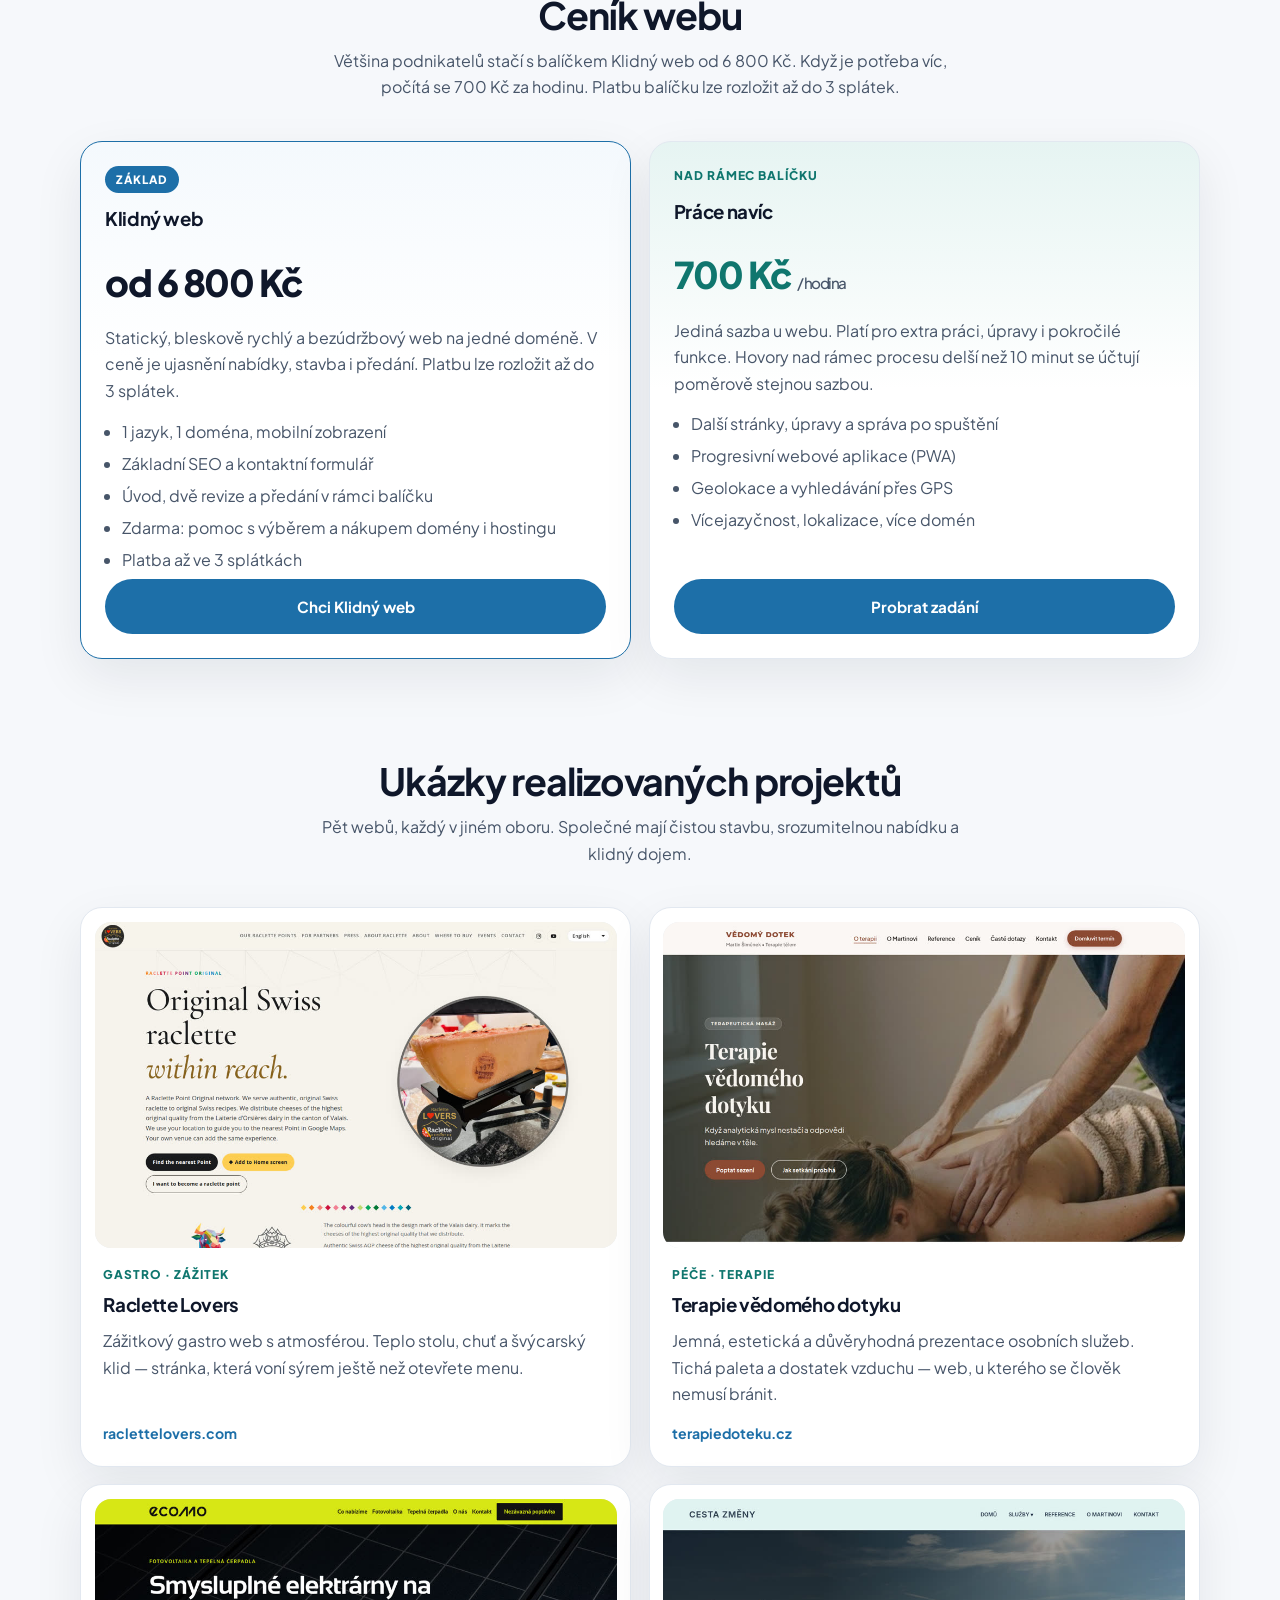
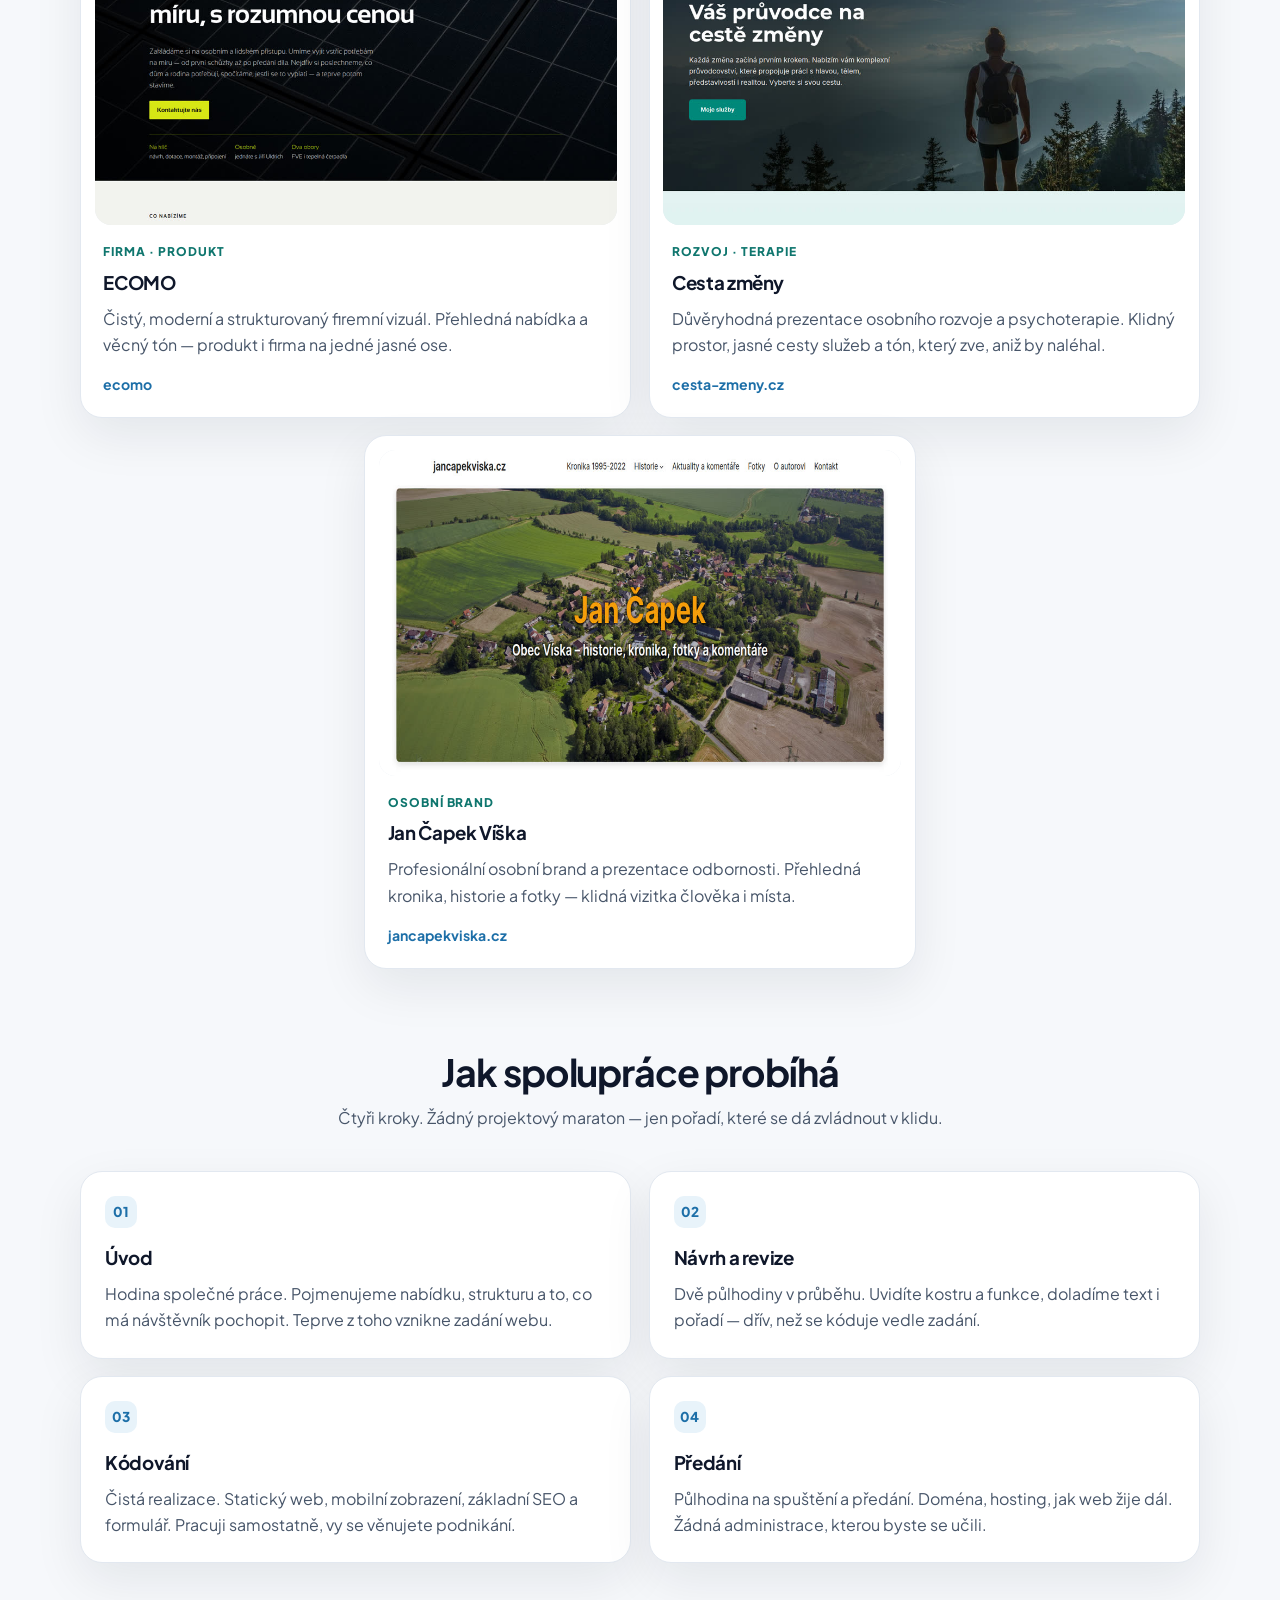
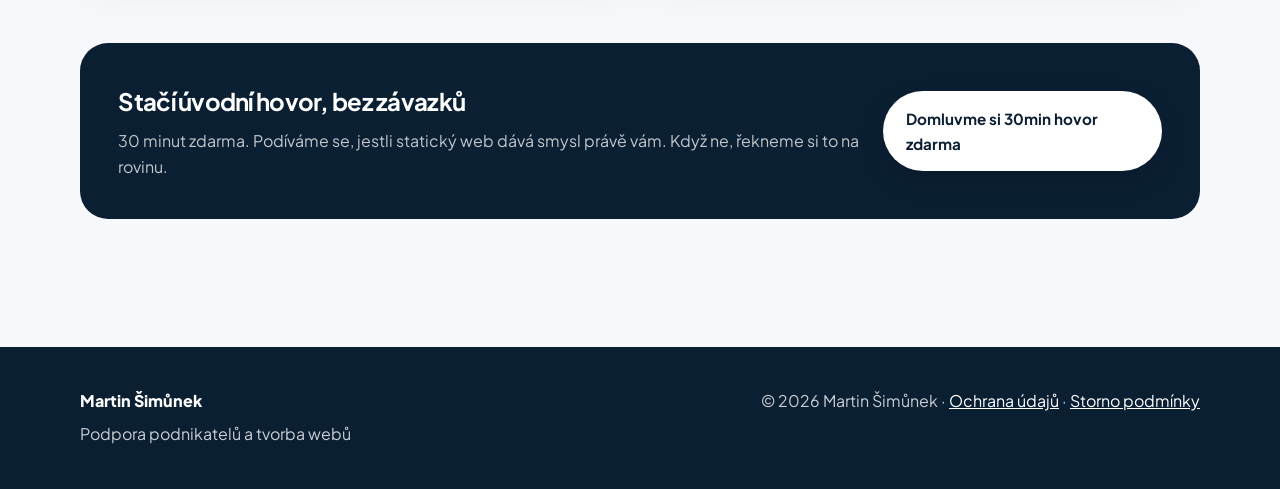
<file: weby.html>
<!DOCTYPE html>
<html lang="cs">
<head>
    <meta charset="UTF-8">
    <meta name="viewport" content="width=device-width, initial-scale=1.0">
    <title>Klidné weby pro podnikatele | Martin Šimůnek</title>
    <meta name="description" content="Tvořím rychlé, čisté a bezúdržbové statické weby. Žádný těžkopádný redakční systém, žádné aktualizace. Jasná struktura nabídky a klid po spuštění.">
    <meta name="keywords" content="statický web, tvorba webu, web pro podnikatele, klidné podnikání, Martin Šimůnek">
    <link rel="canonical" href="https://klidne-podnikani.cz/weby.html">
    <meta property="og:type" content="website">
    <meta property="og:locale" content="cs_CZ">
    <meta property="og:site_name" content="Martin Šimůnek">
    <meta property="og:url" content="https://klidne-podnikani.cz/weby.html">
    <meta property="og:title" content="Klidné weby pro podnikatele – Martin Šimůnek">
    <meta property="og:description" content="Rychlé, čisté a bezúdržbové statické weby. Nejdřív ujasníme nabídku a strukturu, potom web, který se o sebe umí postarat.">
    <meta property="og:image" content="https://klidne-podnikani.cz/images/martin_headshot.jpg">
    <link rel="stylesheet" href="css/style.css">
</head>
<body>
    <header class="site-header">
        <nav class="nav wrap">
            <a href="/" class="logo">Martin Šimůnek</a>
            <input type="checkbox" id="menu-checkbox" class="menu-checkbox">
            <label for="menu-checkbox" class="menu-icon" aria-label="Menu">☰</label>
            <ul>
                <li><a href="/">Domů</a></li>
                <li><a href="/#podnikani">Podnikání</a></li>
                <li><a href="weby.html">Weby</a></li>
                <li><a href="#cenik-webu">Ceník</a></li>
                <li><a href="reference.html">Reference</a></li>
                <li><a href="o-mne.html">O Martinovi</a></li>
                <li><a href="kontakt.html">Kontakt</a></li>
            </ul>
        </nav>
    </header>

    <section class="hero hero-service">
        <div class="wrap">
            <p class="eyebrow">Tvorba klidných a rychlých webů</p>
            <h1>Web, který drží řád. Ne další starost.</h1>
            <p class="lead">Klidné podnikání potřebuje web, který se o sebe umí postarat. Stavím rychlé, čisté a bezúdržbové statické weby — bez těžkopádného redakčního systému, bez aktualizací a bez strachu, že se stránka nabourá.</p>
            <p class="lead">Nejdřív si ujasníme nabídku a strukturu. Teprve potom vznikne web, který je srozumitelný pro návštěvníka a spolehlivý pro vás.</p>
            <div class="actions" style="margin-top: 1.6rem;">
                <a class="btn btn-primary" href="kontakt.html?tema=web">Domluvme si úvodní hovor</a>
                <a class="btn btn-ghost" href="#cenik-webu">Ceník webů</a>
            </div>
        </div>
    </section>

    <div class="wrap">
        <div class="stat-row">
            <div class="stat">
                <strong>Nulová údržba</strong>
                <span>Žádné aktualizace, pluginy ani noční hlášení o výpadku</span>
            </div>
            <div class="stat">
                <strong>Blesková rychlost</strong>
                <span>Lehké stránky, které se načtou hned a drží pozornost</span>
            </div>
            <div class="stat">
                <strong>Čistá struktura</strong>
                <span>Jasná nabídka, přehledná cesta a klid po spuštění</span>
            </div>
        </div>
    </div>

    <main>
        <section class="section">
            <div class="wrap">
                <div class="section-head">
                    <h2>Proč „klidný web“</h2>
                    <p>Web má sloužit podnikání, ne ho zatěžovat. Rozdíl není jen v technice — je v tom, kolik péče a pozornosti po vás stránka dál chce.</p>
                </div>
                <div class="compare">
                    <article class="card compare-card">
                        <p class="kicker compare-kicker-muted">Běžný web</p>
                        <h3>Stres, který se skrývá v údržbě</h3>
                        <p class="muted">Těžký redakční systém, desítky rozšíření a neustálé aktualizace. Stránka je pomalá, zranitelná a každá změna nese riziko, že se něco rozbije.</p>
                        <ul>
                            <li>Aktualizace jádra, šablon a pluginů</li>
                            <li>Pomalé načítání a zbytečná složitost</li>
                            <li>Technický dluh, který narůstá potichu</li>
                            <li>Obava z nabourání a výpadků</li>
                        </ul>
                    </article>
                    <article class="card compare-card compare-card-calm">
                        <p class="kicker">Statický web ode mě</p>
                        <h3>Rychlost, bezpečí a klid po spuštění</h3>
                        <p class="muted">Web je sada čistých souborů. Není co aktualizovat, není kam se nabourat přes administraci. Funguje jako spolehlivý systém — tiše, rychle a předvídatelně.</p>
                        <ul>
                            <li>Žádný redakční systém, který byste museli hlídat</li>
                            <li>Krátká cesta od otevření po jasnou nabídku</li>
                            <li>Bezpečnost daná jednoduchostí, ne dalšími vrstvami</li>
                            <li>Web, který vás po spuštění nechá podnikat</li>
                        </ul>
                    </article>
                </div>
                <div class="card system-note">
                    <p class="kicker">Systémové myšlení</p>
                    <h3>Nenaklikám jen design. Pomáhám ujasnit nabídku.</h3>
                    <p class="muted" style="margin: 0;">Do webu vnáším stejný přístup jako do podnikání: nejdřív pojmenujeme, co nabízíte, komu a v jakém pořadí. Teprve z toho vznikne struktura stránek. Návštěvník se v tom vyzná — a vy máte jistotu, že web říká přesně to, co má.</p>
                </div>
            </div>
        </section>

        <section class="section" id="cenik-webu" style="padding-top: 0;">
            <div class="wrap">
                <div class="section-head">
                    <h2>Ceník webu</h2>
                    <p>Většina podnikatelů stačí s balíčkem Klidný web od 6&nbsp;800&nbsp;Kč. Když je potřeba víc, počítá se 700 Kč za hodinu. Platbu balíčku lze rozložit až do 3 splátek.</p>
                </div>
                <div class="grid-2" style="margin-bottom: 1.2rem;">
                    <article class="card price-card featured">
                        <span class="badge">Základ</span>
                        <h3>Klidný web</h3>
                        <div class="price">od 6 800 Kč</div>
                        <p class="muted">Statický, bleskově rychlý a bezúdržbový web na jedné doméně. V ceně je ujasnění nabídky, stavba i předání. Platbu lze rozložit až do 3 splátek.</p>
                        <ul>
                            <li>1 jazyk, 1 doména, mobilní zobrazení</li>
                            <li>Základní SEO a kontaktní formulář</li>
                            <li>Úvod, dvě revize a předání v rámci balíčku</li>
                            <li>Zdarma: pomoc s výběrem a nákupem domény i hostingu</li>
                            <li>Platba až ve 3 splátkách</li>
                        </ul>
                        <a class="btn btn-solid btn-full" href="kontakt.html?tema=web" style="margin-top: auto;">Chci Klidný web</a>
                    </article>
                    <article class="card price-card extra-card">
                        <p class="kicker">Nad rámec balíčku</p>
                        <h3>Práce navíc</h3>
                        <div class="price" style="color: var(--teal);">700 Kč <span>/ hodina</span></div>
                        <p class="muted">Jediná sazba u webu. Platí pro extra práci, úpravy i pokročilé funkce. Hovory nad rámec procesu delší než 10 minut se účtují poměrově stejnou sazbou.</p>
                        <ul>
                            <li>Další stránky, úpravy a správa po spuštění</li>
                            <li>Progresivní webové aplikace (PWA)</li>
                            <li>Geolokace a vyhledávání přes GPS</li>
                            <li>Vícejazyčnost, lokalizace, více domén</li>
                        </ul>
                        <a class="btn btn-solid btn-full" href="kontakt.html?tema=web" style="margin-top: auto;">Probrat zadání</a>
                    </article>
                </div>
            </div>
        </section>

        <section class="section" id="portfolio" style="padding-top: 0;">
            <div class="wrap">
                <div class="section-head">
                    <h2>Ukázky realizovaných projektů</h2>
                    <p>Pět webů, každý v jiném oboru. Společné mají čistou stavbu, srozumitelnou nabídku a klidný dojem.</p>
                </div>
                <div class="portfolio">
                    <article class="card portfolio-card">
                        <a class="portfolio-shot" href="https://www.raclettelovers.com/" target="_blank" rel="noopener noreferrer">
                            <img src="images/portfolio/raclette.jpg" alt="Úvodní strana webu Raclette Lovers" width="960" height="600">
                        </a>
                        <p class="kicker">Gastro · zážitek</p>
                        <h3>Raclette Lovers</h3>
                        <p class="muted">Zážitkový gastro web s atmosférou. Teplo stolu, chuť a švýcarský klid — stránka, která voní sýrem ještě než otevřete menu.</p>
                        <a class="portfolio-link" href="https://www.raclettelovers.com/" target="_blank" rel="noopener noreferrer">raclettelovers.com</a>
                    </article>
                    <article class="card portfolio-card">
                        <a class="portfolio-shot" href="https://terapiedoteku.cz/" target="_blank" rel="noopener noreferrer">
                            <img src="images/portfolio/vedomy-dotek.jpg" alt="Úvodní strana webu Terapie vědomého dotyku" width="960" height="600">
                        </a>
                        <p class="kicker">Péče · terapie</p>
                        <h3>Terapie vědomého dotyku</h3>
                        <p class="muted">Jemná, estetická a důvěryhodná prezentace osobních služeb. Tichá paleta a dostatek vzduchu — web, u kterého se člověk nemusí bránit.</p>
                        <a class="portfolio-link" href="https://terapiedoteku.cz/" target="_blank" rel="noopener noreferrer">terapiedoteku.cz</a>
                    </article>
                    <article class="card portfolio-card">
                        <a class="portfolio-shot" href="https://garath33.github.io/ecomo/" target="_blank" rel="noopener noreferrer">
                            <img src="images/portfolio/ecomo.jpg" alt="Úvodní strana webu ECOMO" width="960" height="600">
                        </a>
                        <p class="kicker">Firma · produkt</p>
                        <h3>ECOMO</h3>
                        <p class="muted">Čistý, moderní a strukturovaný firemní vizuál. Přehledná nabídka a věcný tón — produkt i firma na jedné jasné ose.</p>
                        <a class="portfolio-link" href="https://garath33.github.io/ecomo/" target="_blank" rel="noopener noreferrer">ecomo</a>
                    </article>
                    <article class="card portfolio-card">
                        <a class="portfolio-shot" href="https://cesta-zmeny.cz/" target="_blank" rel="noopener noreferrer">
                            <img src="images/portfolio/cesta-zmeny.jpg" alt="Úvodní strana webu Cesta změny" width="960" height="600">
                        </a>
                        <p class="kicker">Rozvoj · terapie</p>
                        <h3>Cesta změny</h3>
                        <p class="muted">Důvěryhodná prezentace osobního rozvoje a psychoterapie. Klidný prostor, jasné cesty služeb a tón, který zve, aniž by naléhal.</p>
                        <a class="portfolio-link" href="https://cesta-zmeny.cz/" target="_blank" rel="noopener noreferrer">cesta-zmeny.cz</a>
                    </article>
                    <article class="card portfolio-card">
                        <a class="portfolio-shot" href="https://jancapekviska.cz/" target="_blank" rel="noopener noreferrer">
                            <img src="images/portfolio/jan-capek.jpg" alt="Úvodní strana webu Jan Čapek Víška" width="960" height="600">
                        </a>
                        <p class="kicker">Osobní brand</p>
                        <h3>Jan Čapek Víška</h3>
                        <p class="muted">Profesionální osobní brand a prezentace odbornosti. Přehledná kronika, historie a fotky — klidná vizitka člověka i místa.</p>
                        <a class="portfolio-link" href="https://jancapekviska.cz/" target="_blank" rel="noopener noreferrer">jancapekviska.cz</a>
                    </article>
                </div>
            </div>
        </section>

        <section class="section" style="padding-top: 0;">
            <div class="wrap">
                <div class="section-head">
                    <h2>Jak spolupráce probíhá</h2>
                    <p>Čtyři kroky. Žádný projektový maraton — jen pořadí, které se dá zvládnout v klidu.</p>
                </div>
                <div class="grid-2 process-grid">
                    <article class="card situation">
                        <div class="num">01</div>
                        <h3>Úvod</h3>
                        <p class="muted">Hodina společné práce. Pojmenujeme nabídku, strukturu a to, co má návštěvník pochopit. Teprve z toho vznikne zadání webu.</p>
                    </article>
                    <article class="card situation">
                        <div class="num">02</div>
                        <h3>Návrh a revize</h3>
                        <p class="muted">Dvě půlhodiny v průběhu. Uvidíte kostru a funkce, doladíme text i pořadí — dřív, než se kóduje vedle zadání.</p>
                    </article>
                    <article class="card situation">
                        <div class="num">03</div>
                        <h3>Kódování</h3>
                        <p class="muted">Čistá realizace. Statický web, mobilní zobrazení, základní SEO a formulář. Pracuji samostatně, vy se věnujete podnikání.</p>
                    </article>
                    <article class="card situation">
                        <div class="num">04</div>
                        <h3>Předání</h3>
                        <p class="muted">Půlhodina na spuštění a předání. Doména, hosting, jak web žije dál. Žádná administrace, kterou byste se učili.</p>
                    </article>
                </div>
            </div>
        </section>

        <section class="section" style="padding-top: 0;">
            <div class="wrap">
                <div class="cta-band">
                    <div>
                        <h2>Stačí úvodní hovor, bez závazků</h2>
                        <p>30 minut zdarma. Podíváme se, jestli statický web dává smysl právě vám. Když ne, řekneme si to na rovinu.</p>
                    </div>
                    <a class="btn btn-primary" href="kontakt.html?tema=web">Domluvme si 30min hovor zdarma</a>
                </div>
            </div>
        </section>
    </main>

    <footer class="site-footer">
        <div class="wrap footer-inner">
            <div>
                <a class="footer-brand" href="/">Martin Šimůnek</a>
                <p>Podpora podnikatelů a tvorba webů</p>
            </div>
            <p>© 2026 Martin Šimůnek · <a href="ochrana-udaju.html">Ochrana údajů</a> · <a href="storno.html">Storno podmínky</a></p>
        </div>
    </footer>
    <script src="js/site.js"></script>
</body>
</html>
</file>
<file: css/style.css>
@import url('https://fonts.googleapis.com/css2?family=Plus+Jakarta+Sans:wght@400;500;600;700;800&display=swap');

:root {
    --ink: #0f172a;
    --muted: #475569;
    --line: #e2e8f0;
    --paper: #f6f8fb;
    --white: #ffffff;
    --navy: #0b1f33;
    --navy-2: #123047;
    --blue: #1d6fa8;
    --blue-deep: #155a8a;
    --teal: #0f766e;
    --teal-soft: #e6f4f2;
    --blue-soft: #e8f3fa;
    --shadow: 0 18px 50px rgba(15, 23, 42, 0.08);
    --radius: 22px;
}

* {
    margin: 0;
    padding: 0;
    box-sizing: border-box;
}

html {
    scroll-behavior: smooth;
}

body {
    font-family: 'Plus Jakarta Sans', system-ui, sans-serif;
    color: var(--ink);
    background: var(--paper);
    line-height: 1.65;
    min-height: 100vh;
}

img {
    max-width: 100%;
}

a {
    color: var(--blue);
}

.wrap {
    width: min(1120px, calc(100% - 2.5rem));
    margin: 0 auto;
}

.site-header {
    position: sticky;
    top: 0;
    z-index: 50;
    background: rgba(246, 248, 251, 0.86);
    backdrop-filter: blur(16px);
    border-bottom: 1px solid rgba(15, 23, 42, 0.06);
}

.nav {
    display: flex;
    align-items: center;
    justify-content: space-between;
    gap: 1rem;
    min-height: 72px;
}

.logo {
    font-weight: 800;
    letter-spacing: -0.03em;
    color: var(--ink);
    text-decoration: none;
    font-size: 1.05rem;
}

.menu-checkbox {
    display: none;
}

.menu-icon {
    display: none;
    font-size: 1.4rem;
    cursor: pointer;
    color: var(--ink);
}

.nav ul {
    display: flex;
    list-style: none;
    gap: 0.2rem;
}

.nav ul a {
    text-decoration: none;
    color: var(--muted);
    font-size: 0.84rem;
    font-weight: 600;
    padding: 0.55rem 0.7rem;
    border-radius: 999px;
}

.nav ul a:hover,
.nav ul a.is-active {
    color: var(--ink);
    background: var(--white);
}

.hero {
    background:
        radial-gradient(900px 420px at 85% -10%, rgba(29, 111, 168, 0.35), transparent 55%),
        radial-gradient(700px 380px at 0% 110%, rgba(15, 118, 110, 0.28), transparent 50%),
        linear-gradient(160deg, var(--navy) 0%, var(--navy-2) 100%);
    color: var(--white);
    padding: 5.5rem 0 4.5rem;
    position: relative;
    overflow: hidden;
}

.hero::after {
    content: '';
    position: absolute;
    inset: 0;
    background-image: linear-gradient(rgba(255, 255, 255, 0.04) 1px, transparent 1px),
        linear-gradient(90deg, rgba(255, 255, 255, 0.04) 1px, transparent 1px);
    background-size: 48px 48px;
    mask-image: linear-gradient(180deg, rgba(0, 0, 0, 0.55), transparent);
    pointer-events: none;
}

.hero .wrap {
    position: relative;
    z-index: 1;
}

.hero-inner {
    display: grid;
    grid-template-columns: minmax(0, 1fr) auto;
    gap: 3rem;
    align-items: center;
}

.hero-portrait-wrap {
    text-align: center;
}

.hero-portrait-crop {
    width: 312px;
    height: 390px;
    margin: 0 auto;
    border-radius: 22px;
    overflow: hidden;
    border: 4px solid rgba(255, 255, 255, 0.88);
    box-shadow: 0 22px 50px rgba(0, 0, 0, 0.28);
}

.hero-portrait {
    width: 100%;
    height: 100%;
    object-fit: cover;
    object-position: 50% 12%;
    display: block;
}

.hero-portrait-wrap span {
    display: block;
    margin-top: 0.85rem;
    font-size: 0.88rem;
    font-weight: 600;
    color: rgba(255, 255, 255, 0.78);
}

.eyebrow {
    display: inline-block;
    font-size: 0.74rem;
    font-weight: 700;
    letter-spacing: 0.16em;
    text-transform: uppercase;
    color: #9ad7d0;
    margin-bottom: 1rem;
}

.hero h1 {
    font-size: clamp(2rem, 4.6vw, 3.4rem);
    line-height: 1.12;
    letter-spacing: -0.04em;
    max-width: 16ch;
    margin-bottom: 1.2rem;
}

.hero-service h1 {
    max-width: 18ch;
}

.hero-home {
    padding: 3.4rem 0 4.2rem;
}

.hero-home h1 {
    max-width: 14em;
}

.actions.hero-choices {
    display: none;
    margin-top: 1.35rem;
}

.btn-web {
    background: #9ad7d0;
    color: var(--navy);
}

.hero .lead {
    font-size: 1.12rem;
    color: rgba(255, 255, 255, 0.86);
    max-width: 40rem;
    margin-bottom: 0.9rem;
}

.hero .lead + .lead {
    margin-bottom: 0;
}

.actions {
    display: flex;
    flex-wrap: wrap;
    gap: 0.8rem;
}

.btn {
    display: inline-flex;
    align-items: center;
    justify-content: center;
    gap: 0.4rem;
    padding: 0.95rem 1.4rem;
    border-radius: 999px;
    text-decoration: none;
    font-weight: 700;
    font-size: 0.95rem;
    border: 0;
    cursor: pointer;
    transition: transform 0.2s ease, background 0.2s ease, box-shadow 0.2s ease;
}

.btn:hover {
    transform: translateY(-1px);
}

.btn-primary {
    background: var(--white);
    color: var(--navy);
    box-shadow: 0 10px 24px rgba(0, 0, 0, 0.15);
}

.btn-ghost {
    background: transparent;
    color: var(--white);
    border: 1px solid rgba(255, 255, 255, 0.28);
}

.btn-solid {
    background: var(--blue);
    color: var(--white);
}

.btn-solid:hover {
    background: var(--blue-deep);
}

.btn-full {
    width: 100%;
}

.section {
    padding: 5rem 0;
}

.section-head {
    max-width: 40rem;
    margin: 0 auto 2.5rem;
    text-align: center;
}

.section-head h2 {
    font-size: clamp(1.7rem, 3vw, 2.35rem);
    letter-spacing: -0.03em;
    line-height: 1.2;
    margin-bottom: 0.7rem;
}

.section-head p,
.muted {
    color: var(--muted);
}

.page-hero {
    background: linear-gradient(160deg, var(--navy) 0%, var(--navy-2) 100%);
    color: var(--white);
    padding: 3.4rem 0;
}

.page-hero h1 {
    font-size: clamp(1.8rem, 4vw, 2.8rem);
    letter-spacing: -0.04em;
}

.grid-2,
.grid-3,
.grid-4 {
    display: grid;
    gap: 1.1rem;
}

.grid-2 {
    grid-template-columns: repeat(2, 1fr);
}

.grid-3 {
    grid-template-columns: repeat(3, 1fr);
}

.grid-4 {
    grid-template-columns: repeat(4, 1fr);
}

.card {
    background: var(--white);
    border: 1px solid var(--line);
    border-radius: var(--radius);
    padding: 1.5rem;
    box-shadow: var(--shadow);
}

.card h3,
.card h4 {
    letter-spacing: -0.02em;
    margin-bottom: 0.45rem;
}

.stat-row {
    display: grid;
    grid-template-columns: repeat(3, 1fr);
    gap: 1rem;
    margin-top: -2.4rem;
    position: relative;
    z-index: 2;
}

.stat {
    background: var(--white);
    border-radius: 20px;
    padding: 1.3rem 1.4rem;
    border: 1px solid var(--line);
    box-shadow: var(--shadow);
}

.stat strong {
    display: block;
    font-size: 1.15rem;
    letter-spacing: -0.03em;
}

.stat span {
    color: var(--muted);
    font-size: 0.9rem;
}

.situation {
    min-height: 100%;
}

.situation .num {
    width: 2rem;
    height: 2rem;
    border-radius: 10px;
    display: grid;
    place-items: center;
    background: var(--blue-soft);
    color: var(--blue);
    font-weight: 800;
    font-size: 0.85rem;
    margin-bottom: 0.9rem;
}

.pillar {
    height: 100%;
}

.kicker,
.pillar .kicker {
    color: var(--teal);
    font-size: 0.75rem;
    font-weight: 800;
    letter-spacing: 0.08em;
    text-transform: uppercase;
    margin-bottom: 0.7rem;
}

.bio-list {
    margin: 0.9rem 0 0 1.05rem;
    color: var(--muted);
}

.bio-list li {
    margin-bottom: 1.05rem;
}

.bio-list strong {
    display: block;
    color: var(--ink);
    margin-bottom: 0.2rem;
}

.pillar ul,
.price-card ul {
    margin: 0.9rem 0 0 1.05rem;
    color: var(--muted);
}

.pillar li,
.price-card li {
    margin-bottom: 0.35rem;
}

.pricing-note {
    background: var(--blue-soft);
    border: 0;
}

.price-card {
    display: flex;
    flex-direction: column;
}

.price {
    font-size: 2.3rem;
    font-weight: 800;
    letter-spacing: -0.04em;
    margin: 0.6rem 0 0.8rem;
}

.price span {
    font-size: 0.95rem;
    font-weight: 500;
    color: var(--muted);
}

.price-card.featured {
    border-color: var(--blue);
    background: linear-gradient(180deg, #f4f9fd 0%, #fff 42%);
}

.extra-card {
    background: linear-gradient(180deg, var(--teal-soft) 0%, #fff 48%);
}

.badge {
    display: inline-flex;
    align-self: flex-start;
    border-radius: 999px;
    padding: 0.25rem 0.7rem;
    font-size: 0.72rem;
    font-weight: 800;
    letter-spacing: 0.08em;
    text-transform: uppercase;
    background: var(--blue);
    color: #fff;
    margin-bottom: 0.7rem;
}

.quote-card {
    padding: 1.8rem;
}

.quote-card blockquote {
    font-size: 1.02rem;
    color: #334155;
    margin-bottom: 1.1rem;
}

.quote-card cite {
    font-style: normal;
    font-weight: 700;
    display: block;
}

.quote-card .role {
    color: var(--muted);
    font-size: 0.86rem;
}

.slideshow {
    position: relative;
}

.slideshow.js-enabled .slide {
    display: none;
}

.slideshow.js-enabled .slide.active {
    display: block;
    animation: fade 0.4s ease;
}

@keyframes fade {
    from { opacity: 0; transform: translateY(8px); }
    to { opacity: 1; transform: none; }
}

.slideshow-controls {
    display: flex;
    align-items: center;
    justify-content: center;
    gap: 0.8rem;
    margin-top: 1.2rem;
}

.slide-arrow,
.slide-dot {
    border: 0;
    cursor: pointer;
}

.slide-arrow {
    width: 40px;
    height: 40px;
    border-radius: 50%;
    background: var(--paper);
    color: var(--ink);
    font-size: 1.3rem;
}

.slide-dots {
    display: flex;
    gap: 0.45rem;
}

.slide-dot {
    width: 8px;
    height: 8px;
    border-radius: 50%;
    background: #cbd5e1;
}

.slide-dot.active {
    background: var(--blue);
    transform: scale(1.2);
}

.mid-cta {
    margin: 2.8rem auto 0;
    max-width: 34rem;
    text-align: center;
    padding: 0.4rem 0.5rem 0;
}

.mid-cta h2 {
    letter-spacing: -0.03em;
    margin-bottom: 0.5rem;
    font-size: clamp(1.45rem, 2.4vw, 1.85rem);
}

.mid-cta p {
    color: var(--muted);
    margin: 0 auto 1.35rem;
    max-width: 28rem;
}

.mid-cta .btn {
    white-space: nowrap;
}

.cta-band {
    background: var(--navy);
    color: var(--white);
    border-radius: 28px;
    padding: 2.4rem;
    display: flex;
    justify-content: space-between;
    align-items: center;
    gap: 1.5rem;
}

.compare {
    display: grid;
    grid-template-columns: 1fr 1fr;
    gap: 1.1rem;
    margin-bottom: 1.2rem;
}

.compare-card ul {
    margin: 0.9rem 0 0 1.05rem;
    color: var(--muted);
}

.compare-card li {
    margin-bottom: 0.4rem;
}

.compare-kicker-muted {
    color: var(--muted);
    font-size: 0.75rem;
    font-weight: 800;
    letter-spacing: 0.08em;
    text-transform: uppercase;
    margin-bottom: 0.7rem;
}

.compare-card-calm {
    border-color: var(--teal);
    background: linear-gradient(180deg, var(--teal-soft) 0%, #fff 42%);
}

.system-note {
    background: var(--blue-soft);
    border: 0;
}

.system-note h3 {
    margin-bottom: 0.55rem;
}

.portfolio {
    display: grid;
    grid-template-columns: repeat(2, 1fr);
    gap: 1.1rem;
}

@media (min-width: 901px) {
    .portfolio-card:last-child {
        grid-column: 1 / -1;
        max-width: calc(50% - 0.55rem);
        justify-self: center;
        width: 100%;
    }
}

.portfolio-card {
    display: flex;
    flex-direction: column;
    padding: 0.85rem;
}

.portfolio-shot {
    display: block;
    border-radius: 16px;
    overflow: hidden;
    margin-bottom: 1.05rem;
    background: #e8eef4;
    aspect-ratio: 16 / 10;
}

.portfolio-shot img {
    width: 100%;
    height: 100%;
    object-fit: cover;
    object-position: top center;
    display: block;
    transition: transform 0.35s ease;
}

.portfolio-shot:hover img {
    transform: scale(1.03);
}

.portfolio-card .kicker {
    color: var(--teal);
    font-size: 0.75rem;
    font-weight: 800;
    letter-spacing: 0.08em;
    text-transform: uppercase;
    margin-bottom: 0.35rem;
    padding: 0 0.55rem;
}

.portfolio-card h3 {
    padding: 0 0.55rem;
}

.portfolio-card .muted {
    padding: 0 0.55rem;
    flex: 1;
}

.portfolio-link {
    display: inline-flex;
    margin: 0.9rem 0.55rem 0.45rem;
    font-size: 0.88rem;
    font-weight: 700;
    text-decoration: none;
}

.portfolio-link:hover {
    text-decoration: underline;
}

.service-doors {
    display: grid;
    grid-template-columns: 1fr 1fr;
    gap: 1.1rem;
    margin-top: -2.6rem;
    position: relative;
    z-index: 2;
}

.service-door {
    display: flex;
    flex-direction: column;
    min-height: 100%;
    padding: 1.7rem 1.6rem 1.45rem;
}

.service-door h2 {
    font-size: clamp(1.45rem, 2vw, 1.85rem);
    letter-spacing: -0.03em;
    line-height: 1.2;
    margin-bottom: 0.45rem;
}

.service-door > p {
    color: var(--muted);
}

.service-door ul {
    margin: 0.85rem 0 0.4rem 1.05rem;
    color: var(--muted);
}

.service-door li {
    margin-bottom: 0.35rem;
}

.service-door-web {
    background: linear-gradient(180deg, var(--teal-soft) 0%, #fff 46%);
    border-color: rgba(15, 118, 110, 0.28);
}

.service-door .door-price {
    margin-top: 1rem;
    font-size: 1.85rem;
    font-weight: 800;
    letter-spacing: -0.04em;
    color: var(--ink);
    line-height: 1.15;
}

.rate-pair {
    display: grid;
    grid-template-columns: 1fr 1fr;
    gap: 0.8rem 1.2rem;
    margin-top: 1.15rem;
}

.rate-label {
    font-size: 0.75rem;
    font-weight: 800;
    letter-spacing: 0.08em;
    text-transform: uppercase;
    color: var(--teal);
    margin: 0 0 0.2rem;
}

.rate-pair .door-price {
    margin-top: 0;
    font-size: clamp(1.45rem, 2vw, 1.7rem);
}

.door-price span {
    font-size: 0.95rem;
    font-weight: 600;
    color: var(--muted);
    letter-spacing: 0;
}

.door-rate {
    color: var(--muted);
    font-size: 0.92rem;
    margin-top: 0.25rem;
}

.door-actions {
    display: flex;
    flex-wrap: wrap;
    align-items: center;
    gap: 0.85rem 1.1rem;
    margin-top: auto;
    padding-top: 1.15rem;
}

.door-more {
    font-size: 0.9rem;
    font-weight: 700;
    text-decoration: none;
}

.service-door-web .door-more,
.split-panel-web .door-more {
    color: var(--teal);
}

.btn-teal {
    background: var(--teal);
    color: var(--white);
}

.btn-teal:hover {
    background: #0c5f58;
}

.split-section {
    padding-top: 4.2rem;
}

.split-services,
.price-split,
.price-stack {
    display: grid;
    gap: 1.1rem;
}

.split-services,
.price-split {
    grid-template-columns: 1fr 1fr;
    align-items: start;
}

.split-panel {
    display: flex;
    flex-direction: column;
    height: 100%;
    padding: 1.7rem 1.6rem 1.45rem;
}

.split-panel h2 {
    font-size: clamp(1.4rem, 2vw, 1.75rem);
    letter-spacing: -0.03em;
    line-height: 1.2;
    margin-bottom: 0.55rem;
}

.split-panel-web {
    background: linear-gradient(180deg, var(--teal-soft) 0%, #fff 42%);
    border-color: rgba(15, 118, 110, 0.28);
}

.step-list {
    list-style: none;
    margin: 1.1rem 0 0;
    counter-reset: step;
}

.step-list li {
    position: relative;
    padding: 0 0 0.95rem 2.6rem;
}

.step-list li::before {
    counter-increment: step;
    content: counter(step, decimal-leading-zero);
    position: absolute;
    left: 0;
    top: 0.05rem;
    width: 1.9rem;
    height: 1.9rem;
    border-radius: 10px;
    display: grid;
    place-items: center;
    background: var(--blue-soft);
    color: var(--blue);
    font-weight: 800;
    font-size: 0.75rem;
}

.split-panel-web .step-list li::before {
    background: var(--teal-soft);
    color: var(--teal);
}

.step-list strong {
    display: block;
    letter-spacing: -0.02em;
    margin-bottom: 0.15rem;
}

.step-list span {
    color: var(--muted);
    font-size: 0.95rem;
}

.price-teal {
    color: var(--teal);
}

.web-offer {
    background: linear-gradient(180deg, #f4f9fd 0%, #fff 55%);
    border-color: rgba(29, 111, 168, 0.22);
    display: grid;
    grid-template-columns: minmax(0, 1.4fr) auto;
    gap: 1.4rem;
    align-items: center;
    padding: 2rem;
}

.web-offer h2 {
    letter-spacing: -0.03em;
    margin-bottom: 0.5rem;
}

.web-offer p {
    color: var(--muted);
    margin: 0;
    max-width: 38rem;
}

.path-chooser {
    display: grid;
    grid-template-columns: 1fr 1fr;
    gap: 1.1rem;
    margin-bottom: 2.8rem;
}

.path-card {
    text-decoration: none;
    color: inherit;
    display: flex;
    flex-direction: column;
    gap: 0.35rem;
    padding: 1.7rem 1.6rem 1.5rem;
    transition: transform 0.2s ease, border-color 0.2s ease;
}

.path-card:hover {
    transform: translateY(-2px);
    border-color: var(--blue);
}

.path-card h3 {
    margin-bottom: 0.2rem;
}

.path-card-web {
    background: linear-gradient(180deg, var(--teal-soft) 0%, #fff 48%);
    border-color: rgba(15, 118, 110, 0.28);
}

.path-card-web:hover {
    border-color: var(--teal);
}

.path-line {
    margin: 0.15rem 0 0;
}

.path-more {
    margin-top: 0.9rem;
    font-size: 0.88rem;
    font-weight: 700;
    color: var(--blue);
}

.path-card-web .path-more {
    color: var(--teal);
}

.offer-lane {
    padding-top: 0.4rem;
}

.lane-head {
    max-width: 40rem;
    margin-bottom: 1.3rem;
}

.lane-head h3 {
    letter-spacing: -0.03em;
    font-size: 1.45rem;
    margin-bottom: 0.45rem;
}

.form select {
    width: 100%;
    border: 1px solid var(--line);
    border-radius: 14px;
    padding: 0.95rem 1rem;
    font: inherit;
    background: #fff;
}

.form select:focus {
    outline: 2px solid rgba(29, 111, 168, 0.25);
    border-color: var(--blue);
}

.cta-band h2 {
    letter-spacing: -0.03em;
    margin-bottom: 0.4rem;
}

.cta-band p {
    color: rgba(255, 255, 255, 0.75);
}

.form {
    display: grid;
    gap: 0.85rem;
}

.form input,
.form textarea {
    width: 100%;
    border: 1px solid var(--line);
    border-radius: 14px;
    padding: 0.95rem 1rem;
    font: inherit;
    background: #fff;
}

.form input:focus,
.form textarea:focus {
    outline: 2px solid rgba(29, 111, 168, 0.25);
    border-color: var(--blue);
}

.contact-grid {
    display: grid;
    grid-template-columns: 1fr 1.1fr;
    gap: 1.1rem;
}

.site-footer {
    margin-top: 3rem;
    background: var(--navy);
    color: rgba(255, 255, 255, 0.78);
    padding: 2.6rem 0;
}

.site-footer a {
    color: #fff;
}

.footer-inner {
    display: flex;
    justify-content: space-between;
    gap: 1.5rem;
    flex-wrap: wrap;
}

.footer-brand {
    color: #fff;
    font-weight: 800;
    text-decoration: none;
    display: inline-block;
    margin-bottom: 0.4rem;
}

.legal {
    max-width: 46rem;
}

.legal h2 {
    margin: 2rem 0 0.6rem;
}

.legal p,
.legal li {
    color: var(--muted);
    margin-bottom: 0.7rem;
}

.about-layout {
    display: grid;
    grid-template-columns: minmax(0, 1.05fr) minmax(260px, 0.9fr);
    gap: 2.4rem;
    align-items: start;
}

.about-copy h2 {
    margin: 1.8rem 0 0.7rem;
}

.about-copy p,
.about-copy li {
    color: var(--muted);
    margin-bottom: 0.85rem;
}

.about-photos {
    position: sticky;
    top: 5.5rem;
}

.about-photos img {
    width: 70%;
    height: auto;
    margin-left: auto;
    aspect-ratio: 3 / 4;
    object-fit: cover;
    object-position: 72% 18%;
    border-radius: 22px;
    box-shadow: var(--shadow);
    display: block;
}

@media (max-width: 900px) {
    .grid-2,
    .grid-3,
    .grid-4,
    .stat-row,
    .contact-grid,
    .about-layout,
    .compare,
    .portfolio,
    .web-offer,
    .path-chooser,
    .service-doors,
    .split-services,
    .price-split {
        grid-template-columns: 1fr;
    }

    .hero-inner {
        grid-template-columns: 1fr;
        gap: 1.6rem;
        text-align: center;
    }

    .hero-portrait-wrap {
        order: -1;
    }

    .actions.hero-choices {
        display: flex;
    }

    .hero-home {
        padding-bottom: 3.2rem;
    }

    .hero-portrait-crop {
        width: 218px;
        height: 273px;
    }

    .hero h1,
    .hero .lead {
        max-width: none;
        margin-left: auto;
        margin-right: auto;
    }

    .actions {
        justify-content: center;
    }

    .about-photos {
        position: static;
        max-width: 15.4rem;
        margin: 0 auto;
    }

    .about-photos img {
        width: 100%;
        margin-left: auto;
        margin-right: auto;
    }

    .cta-band {
        flex-direction: column;
        align-items: flex-start;
    }

    .web-offer .btn {
        width: 100%;
    }

    .menu-icon {
        display: block;
    }

    .nav ul {
        display: none;
        width: 100%;
        flex-direction: column;
        padding: 0 0 1rem;
    }

    .menu-checkbox:checked ~ ul {
        display: flex;
    }

    .nav {
        flex-wrap: wrap;
    }
}
</file>
